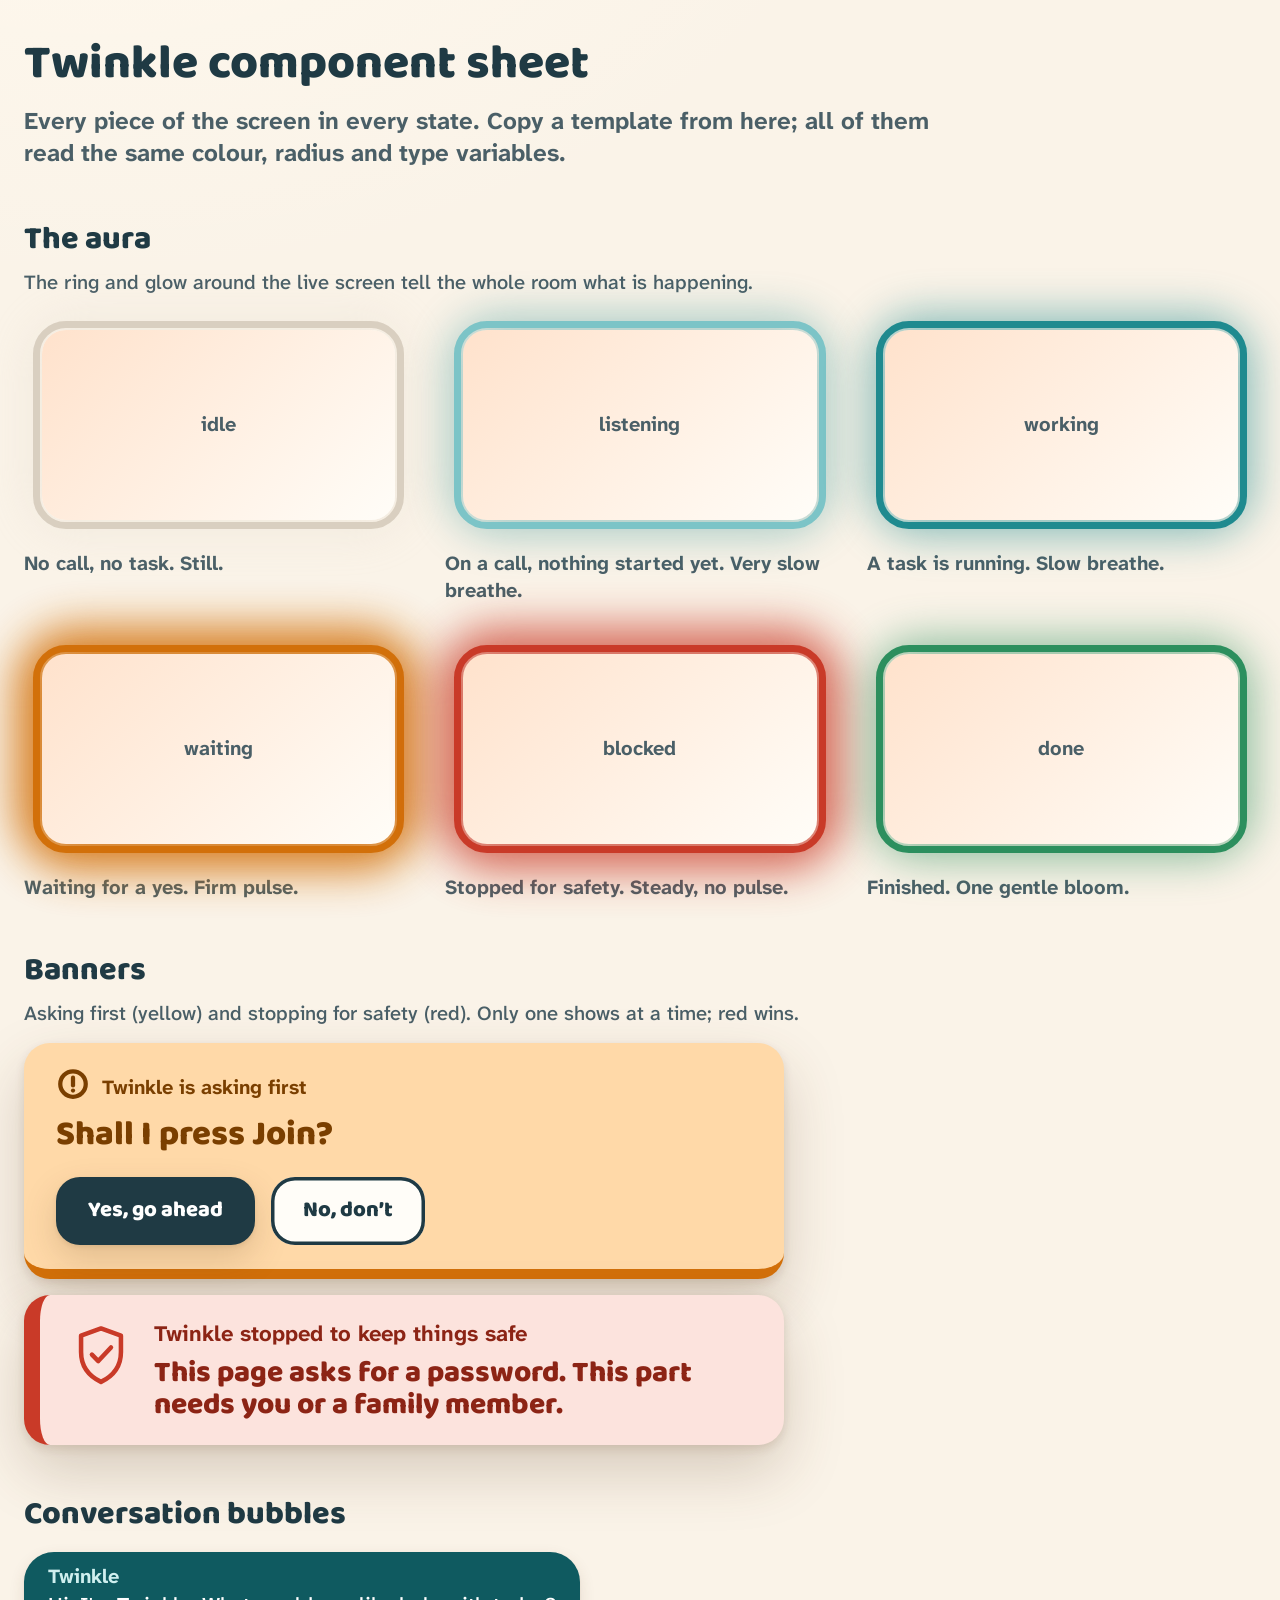
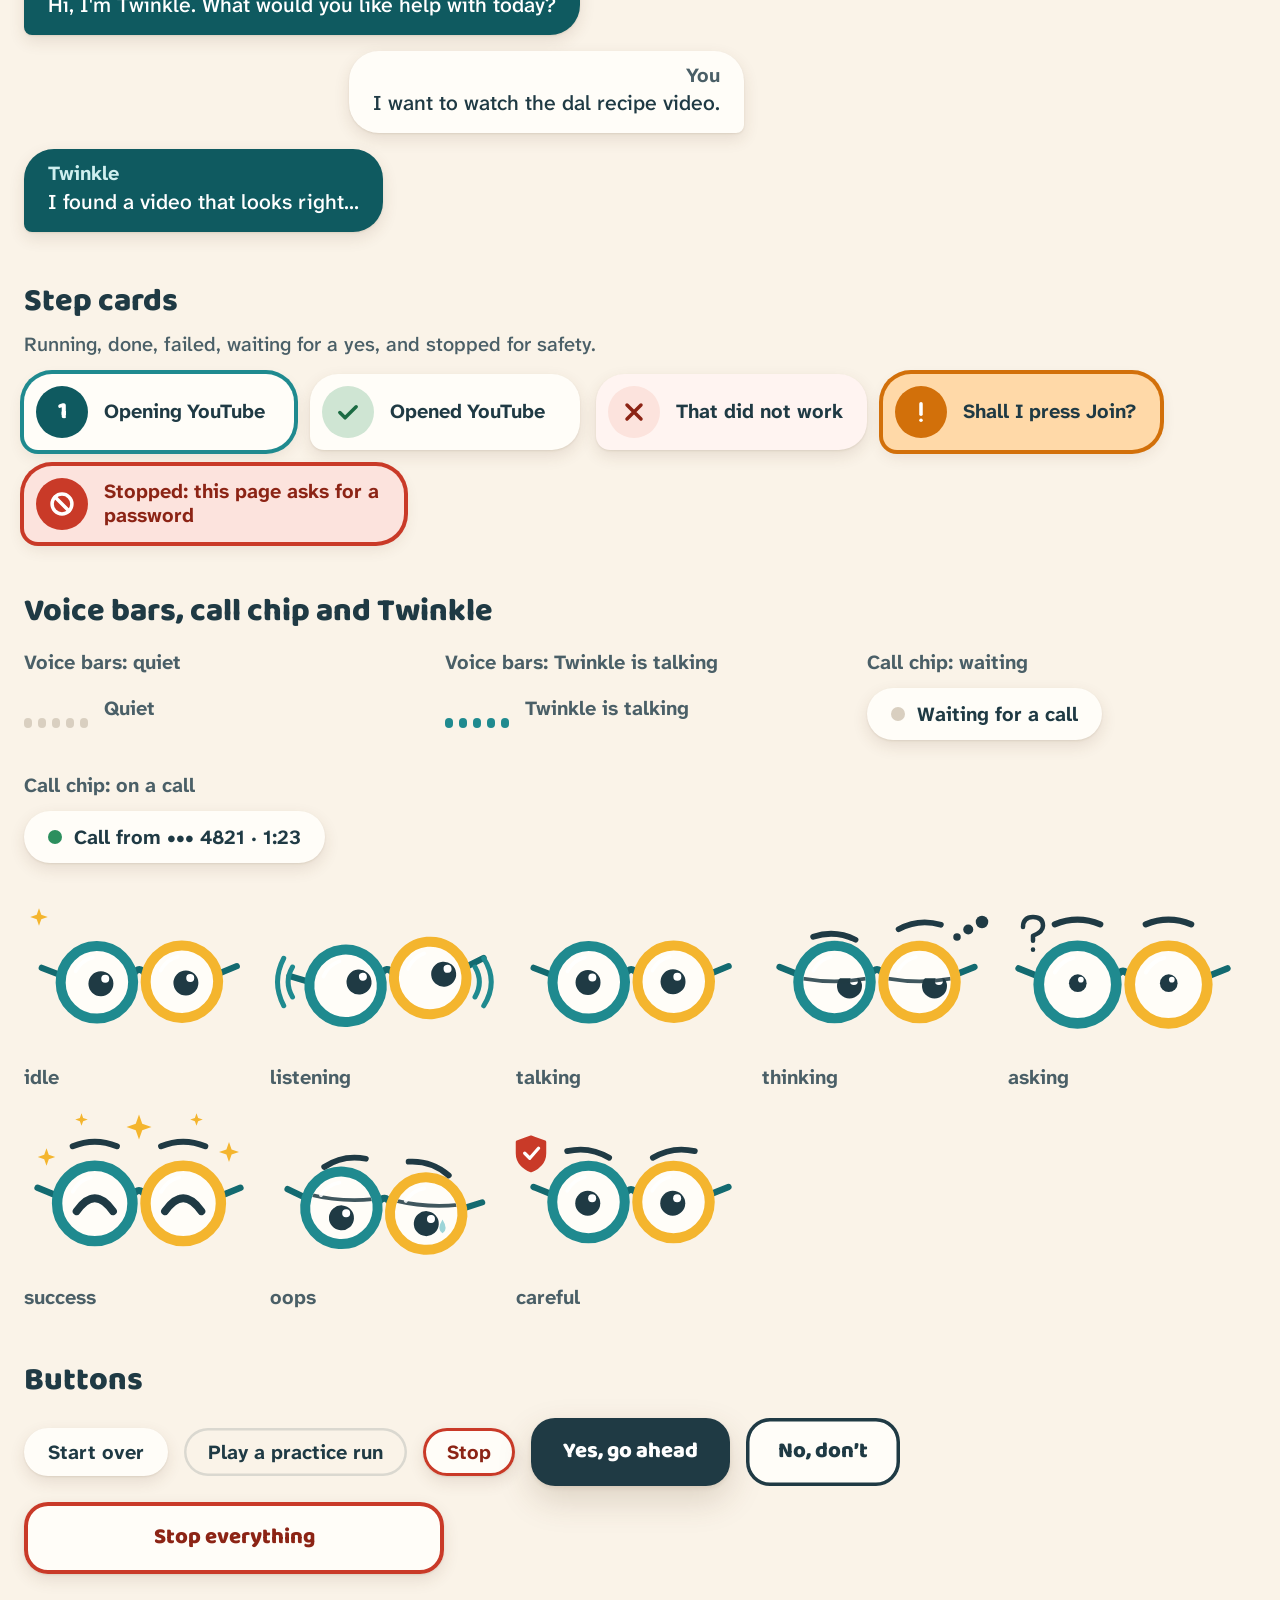
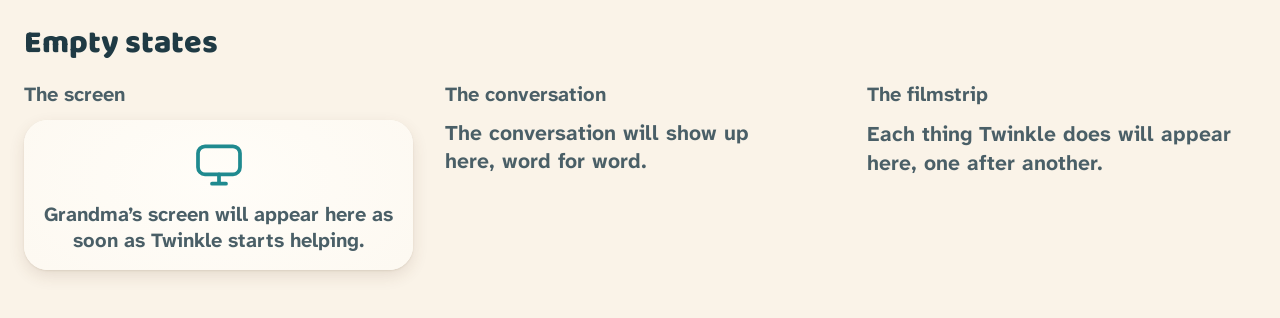
<file: static/components.html>
<!DOCTYPE html>
<html lang="en">
<head>
<meta charset="utf-8">
<meta name="viewport" content="width=device-width, initial-scale=1">
<title>Twinkle: component sheet</title>
<link rel="icon" type="image/svg+xml" href="data:image/svg+xml,%3Csvg xmlns='http://www.w3.org/2000/svg' viewBox='0 0 48 48'%3E%3Cpath d='M24 3C25.6 14.6 33.4 22.4 45 24C33.4 25.6 25.6 33.4 24 45C22.4 33.4 14.6 25.6 3 24C14.6 22.4 22.4 14.6 24 3Z' fill='%23F4B52E' stroke='%231F3A44' stroke-width='3' stroke-linejoin='round'/%3E%3C/svg%3E">
<script data-assets="css">(function(){var B=location.protocol==='file:'?'./':'/static/';['dashboard.css','twinkle.css'].forEach(function(f){document.write('<link rel="stylesheet" href="'+B+f+'">');});})();</script>
</head>
<body data-page="sheet">
<div class="sheet">
  <h1>Twinkle component sheet</h1>
  <p class="lead">Every piece of the screen in every state. Copy a template from here; all of them read the same colour, radius and type variables.</p>

  <section>
    <h2>The aura</h2>
    <p class="note">The ring and glow around the live screen tell the whole room what is happening.</p>
    <div class="grid" id="auras"></div>
  </section>

  <section>
    <h2>Banners</h2>
    <p class="note">Asking first (yellow) and stopping for safety (red). Only one shows at a time; red wins.</p>
    <div class="sheet-stack">
      <div class="banner banner--ask static">
        <div class="banner-title"><span aria-hidden="true" data-icon="ask"></span>Twinkle is asking first</div>
        <div class="banner-main">Shall I press Join?</div>
        <div class="banner-actions">
          <button class="btn btn-big btn-yes">Yes, go ahead</button>
          <button class="btn btn-big btn-no">No, don&rsquo;t</button>
        </div>
      </div>
      <div class="banner banner--stop static">
        <span data-shield></span>
        <div class="banner-title">Twinkle stopped to keep things safe</div>
        <div class="banner-main">This page asks for a password. This part needs you or a family member.</div>
      </div>
    </div>
  </section>

  <section>
    <h2>Conversation bubbles</h2>
    <div class="sheet-stack" id="bubbles" style="max-width:720px"></div>
  </section>

  <section>
    <h2>Step cards</h2>
    <p class="note">Running, done, failed, waiting for a yes, and stopped for safety.</p>
    <div class="sheet-row" id="steps"></div>
  </section>

  <section>
    <h2>Voice bars, call chip and Twinkle</h2>
    <div class="grid">
      <div class="cell"><span class="label">Voice bars: quiet</span><div class="voice"><div class="bars"><i></i><i></i><i></i><i></i><i></i></div><span class="voice-label">Quiet</span></div></div>
      <div class="cell" data-speaking="true"><span class="label">Voice bars: Twinkle is talking</span><div class="voice"><div class="bars"><i></i><i></i><i></i><i></i><i></i></div><span class="voice-label">Twinkle is talking</span></div></div>
      <div class="cell"><span class="label">Call chip: waiting</span><div><div class="chip" data-live="false"><span class="chip-dot"></span><span>Waiting for a call</span></div></div></div>
      <div class="cell"><span class="label">Call chip: on a call</span><div><div class="chip" data-live="true"><span class="chip-dot"></span><span>Call from &bull;&bull;&bull; 4821 &middot; 1:23</span></div></div></div>
    </div>
    <div class="sheet-row" id="mascots" style="margin-top:24px"></div>
  </section>

  <section>
    <h2>Buttons</h2>
    <div class="sheet-row">
      <button class="btn">Start over</button>
      <button class="btn btn-quiet">Play a practice run</button>
      <button class="btn btn-stop">Stop</button>
      <button class="btn btn-big btn-yes">Yes, go ahead</button>
      <button class="btn btn-big btn-no">No, don&rsquo;t</button>
    </div>
    <div style="max-width:420px;margin-top:16px"><button class="btn btn-stop-all">Stop everything</button></div>
  </section>

  <section>
    <h2>Empty states</h2>
    <div class="grid">
      <div class="cell"><span class="label">The screen</span><div class="screen-frame"><div class="empty"><svg viewBox="0 0 24 24" fill="none" stroke="currentColor" stroke-width="1.6" stroke-linecap="round" stroke-linejoin="round"><rect x="3" y="4" width="18" height="12" rx="3"/><path d="M9 20h6M12 16v4"/></svg><p>Grandma&rsquo;s screen will appear here as soon as Twinkle starts helping.</p></div></div></div>
      <div class="cell"><span class="label">The conversation</span><p class="convo-empty" style="margin:0;text-align:left">The conversation will show up here, word for word.</p></div>
      <div class="cell"><span class="label">The filmstrip</span><p class="film-empty" style="padding:0">Each thing Twinkle does will appear here, one after another.</p></div>
    </div>
  </section>
</div>

<script data-assets="js">(function(){var B=location.protocol==='file:'?'./':'/static/';['mascot.js','twinkle.js','dashboard.js'].forEach(function(f){document.write('<script src="'+B+f+'"><\/script>');});})();</script>
<script>
(function () {
  function el(tag, cls, html) { var e = document.createElement(tag); if (cls) e.className = cls; if (html != null) e.innerHTML = html; return e; }
  var states = [['idle','No call, no task. Still.'],['listening','On a call, nothing started yet. Very slow breathe.'],['working','A task is running. Slow breathe.'],['waiting','Waiting for a yes. Firm pulse.'],['blocked','Stopped for safety. Steady, no pulse.'],['done','Finished. One gentle bloom.']];
  var A = document.getElementById('auras');
  states.forEach(function (s) {
    var c = el('div', 'cell');
    c.innerHTML = '<div class="mini-window aura" data-aura="' + s[0] + '"><div class="mini-screen">' + s[0] + '</div></div><span class="label">' + s[1] + '</span>';
    A.appendChild(c);
  });
  var B = document.getElementById('bubbles');
  B.appendChild(TT.makeBubble('twinkle', "Hi, I'm Twinkle. What would you like help with today?", true));
  B.appendChild(TT.makeBubble('caller', 'I want to watch the dal recipe video.', true));
  B.appendChild(TT.makeBubble('twinkle', 'I found a video that looks right', false));
  var S = document.getElementById('steps');
  [['running','Opening YouTube',1],['done','Opened YouTube',1],['failed','That did not work',2],['waiting','Shall I press Join?',3],['blocked','Stopped: this page asks for a password','!']].forEach(function (x, i) {
    S.appendChild(TT.makeStep({ n: x[2], summary: x[1], status: x[0], ts: 7 + i }, 0));
  });
  var M = document.getElementById('mascots');
  TT.TWINKLE_EXPRESSIONS.forEach(function (e) {
    var c = el('div', 'cell');
    c.innerHTML = '<div class="mascot mascot-big"></div><span class="label">' + e + '</span>';
    M.appendChild(c);
    TT.twinkle.mount(c.firstChild, { expr: e });
  });
  document.querySelectorAll('[data-icon]').forEach(function (n) { n.innerHTML = TT.icon(n.getAttribute('data-icon')); n.firstChild.style.cssText = 'width:34px;height:34px'; });
  document.querySelectorAll('[data-shield]').forEach(function (n) { n.innerHTML = TT.shieldSVG; });
})();
</script>
</body>
</html>
</file>
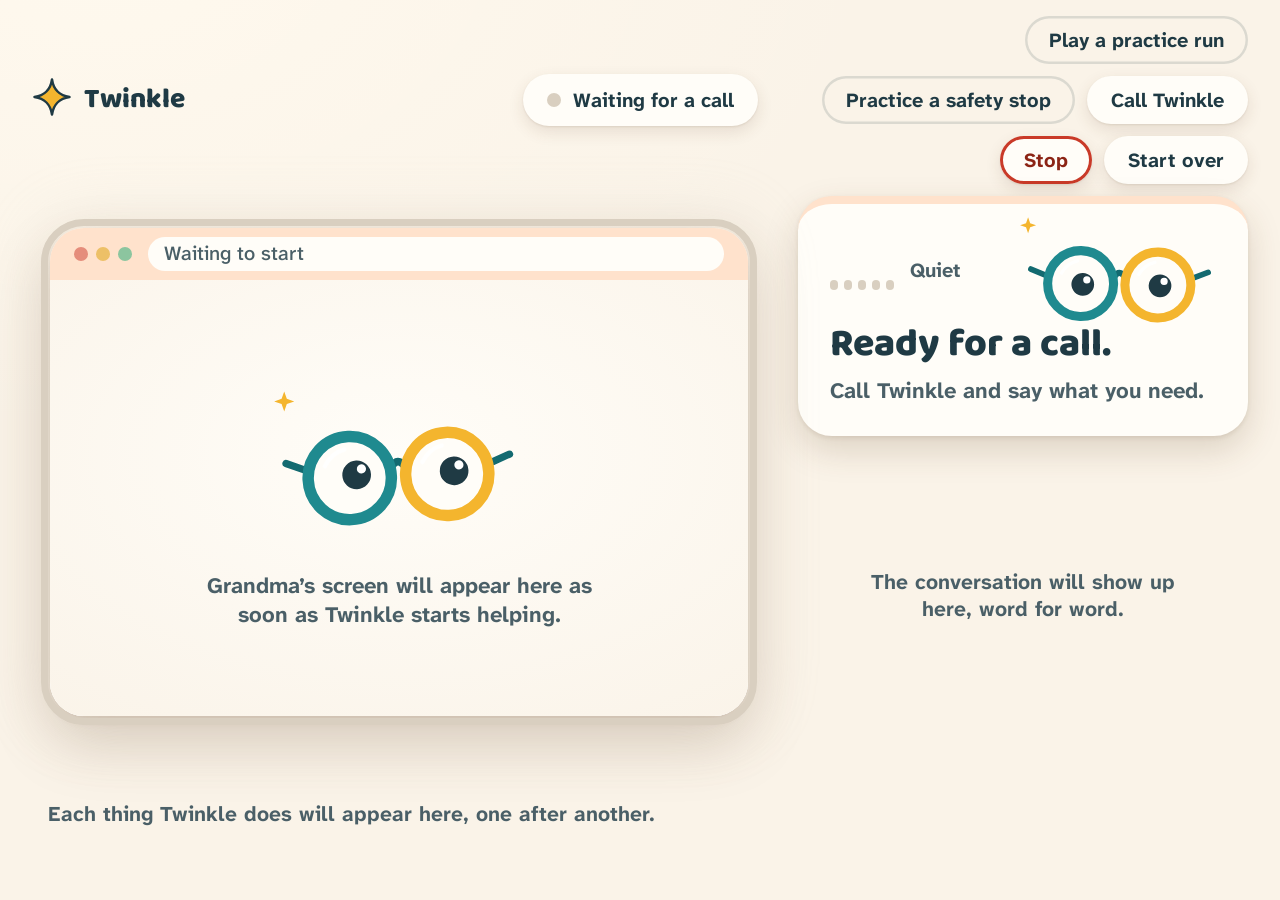
<file: static/dashboard.html>
<!DOCTYPE html>
<html lang="en">
<head>
<meta charset="utf-8">
<meta name="viewport" content="width=device-width, initial-scale=1">
<title>Twinkle</title>
<meta name="description" content="Call a number, say what you need, and watch your own computer do it, slowly and safely.">
<meta property="og:title" content="Twinkle">
<meta property="og:description" content="A patient grandchild on call. Twinkle helps on your computer, asks before anything important, and stops to keep things safe.">
<link rel="icon" type="image/svg+xml" href="data:image/svg+xml,%3Csvg xmlns='http://www.w3.org/2000/svg' viewBox='0 0 48 48'%3E%3Cpath d='M24 3C25.6 14.6 33.4 22.4 45 24C33.4 25.6 25.6 33.4 24 45C22.4 33.4 14.6 25.6 3 24C14.6 22.4 22.4 14.6 24 3Z' fill='%23F4B52E' stroke='%231F3A44' stroke-width='3' stroke-linejoin='round'/%3E%3C/svg%3E">
<!-- Asset loader: /static/ on the server, ./ when opened from disk. -->
<script data-assets="css">(function(){var B=location.protocol==='file:'?'./':'/static/';['dashboard.css','twinkle.css'].forEach(function(f){document.write('<link rel="stylesheet" href="'+B+f+'">');});})();</script>
</head>
<body data-page="dashboard" data-state="idle" data-speaking="false">
<div class="app" id="app">

  <header class="header">
    <div class="brand">
      <span id="brandMark"></span>
      <span class="brand-name">Twinkle</span>
    </div>

    <div class="chip" id="callChip" data-live="false" role="status" aria-live="polite">
      <span class="chip-dot" aria-hidden="true"></span>
      <span id="callChipText">Waiting for a call</span>
    </div>

    <div class="header-actions">
      <span class="reconnect" id="reconnect" hidden>Reconnecting&hellip;</span>
      <button class="btn btn-quiet" id="practiceDal" data-act="practice-dal" hidden>Play a practice run</button>
      <button class="btn btn-quiet" id="practicePhone" data-act="practice-phone" hidden>Practice a safety stop</button>
      <a class="btn" href="/talk" style="text-decoration:none">Call Twinkle</a>
      <button class="btn btn-stop" data-act="stop">Stop</button>
      <button class="btn" data-act="reset">Start over</button>
    </div>
  </header>

  <main class="main">
    <section class="stage-col" aria-label="Your screen">
      <div class="stage-holder">
        <div class="browser aura">
          <div class="browser-bar">
            <div class="dots" aria-hidden="true"><i></i><i></i><i></i></div>
            <div class="address" id="address" data-empty="true">Waiting to start</div>
          </div>

          <div class="screen" id="screen" data-has-shot="false">
            <img class="shot" id="shotA" alt="" decoding="async">
            <img class="shot" id="shotB" alt="" decoding="async">
            <div class="ripples" id="ripples" aria-hidden="true"></div>
            <div class="celebrate" id="celebrate" aria-hidden="true"><div class="cel-bubble">All done!</div><div class="cel-mascot" id="celMascot"></div></div>
            <div class="empty">
              <div class="mascot-empty" id="emptyMascot" aria-hidden="true"></div>
              <p>Grandma&rsquo;s screen will appear here as soon as Twinkle starts helping.</p>
            </div>
          </div>

          <div class="banner-slot">
            <div class="banner banner--ask" id="bannerAsk" role="alertdialog" aria-labelledby="askTitle" aria-hidden="true">
              <div class="banner-title" id="askTitle"><span aria-hidden="true" id="askIcon"></span>Twinkle is asking first</div>
              <div class="banner-main" id="askQuestion"></div>
              <div class="banner-actions">
                <button class="btn btn-big btn-yes" id="askYes" data-act="confirm" tabindex="-1">Yes, go ahead</button>
                <button class="btn btn-big btn-no" id="askNo" data-act="cancel" tabindex="-1">No, don&rsquo;t</button>
              </div>
            </div>

            <div class="banner banner--stop" id="bannerStop" role="alert" aria-hidden="true">
              <span id="stopIcon"></span>
              <div class="banner-title">Twinkle stopped to keep things safe</div>
              <div class="banner-main" id="stopReason"></div>
            </div>
          </div>
        </div>
      </div>
    </section>

    <aside class="side-col">
      <section class="now" id="now" data-tone="idle" aria-live="polite">
        <div class="now-top">
          <div class="voice">
            <div class="bars" aria-hidden="true"><i></i><i></i><i></i><i></i><i></i></div>
            <span class="voice-label" id="voiceLabel">Quiet</span>
          </div>
          <div class="mascot" id="mascot" data-expr="" aria-hidden="true"></div>
        </div>
        <h1 class="now-text" id="nowText"></h1>
        <p class="now-sub" id="nowSub"></p>
      </section>

      <section class="convo" aria-label="The conversation">
        <div class="convo-scroll" id="convo"></div>
      </section>
    </aside>
  </main>

  <footer>
    <div class="film" id="film" aria-label="What Twinkle has done so far"></div>
  </footer>
</div>

<script data-assets="js">(function(){var B=location.protocol==='file:'?'./':'/static/';['mascot.js','twinkle.js','dashboard.js','demo.js'].forEach(function(f){document.write('<script src="'+B+f+'"><\/script>');});})();</script>
<script>
  // Icons that sit inside banners are inserted here so the HTML stays readable.
  (function(){var a=document.getElementById('askIcon');if(a&&window.TT){a.innerHTML=TT.icon('ask');a.firstChild.style.cssText='width:34px;height:34px';}
  var s=document.getElementById('stopIcon');if(s&&window.TT)s.innerHTML=TT.shieldSVG;})();
</script>
</body>
</html>
</file>
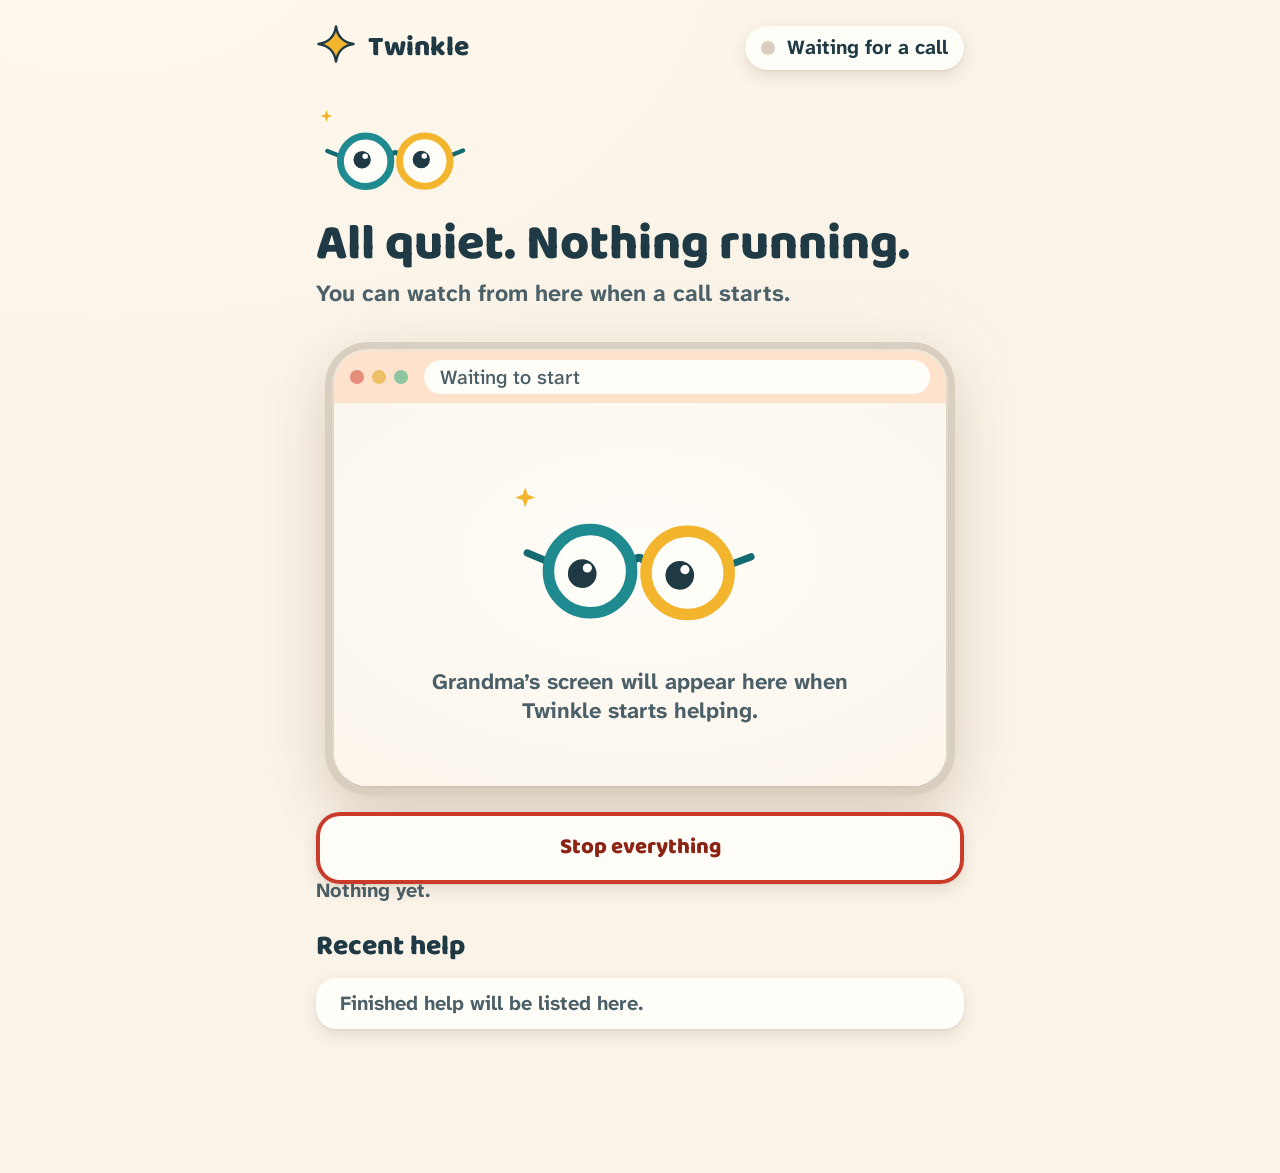
<file: static/family.html>
<!DOCTYPE html>
<html lang="en">
<head>
<meta charset="utf-8">
<meta name="viewport" content="width=device-width, initial-scale=1">
<title>Twinkle: watch along</title>
<link rel="icon" type="image/svg+xml" href="data:image/svg+xml,%3Csvg xmlns='http://www.w3.org/2000/svg' viewBox='0 0 48 48'%3E%3Cpath d='M24 3C25.6 14.6 33.4 22.4 45 24C33.4 25.6 25.6 33.4 24 45C22.4 33.4 14.6 25.6 3 24C14.6 22.4 22.4 14.6 24 3Z' fill='%23F4B52E' stroke='%231F3A44' stroke-width='3' stroke-linejoin='round'/%3E%3C/svg%3E">
<script data-assets="css">(function(){var B=location.protocol==='file:'?'./':'/static/';['dashboard.css','twinkle.css'].forEach(function(f){document.write('<link rel="stylesheet" href="'+B+f+'">');});})();</script>
</head>
<body data-page="family" data-state="idle" data-speaking="false">
<div class="family" id="app">

  <header class="header">
    <div class="brand">
      <span id="brandMark"></span>
      <span class="brand-name">Twinkle</span>
    </div>
    <div class="chip" id="callChip" data-live="false" role="status" aria-live="polite">
      <span class="chip-dot" aria-hidden="true"></span>
      <span id="callChipText">Waiting for a call</span>
    </div>
  </header>

  <section aria-live="polite">
    <div class="mascot" id="mascot" data-expr="" aria-hidden="true" style="width:160px;height:115px;margin:0 0 8px"></div>
    <h1 class="family-status" id="familyStatus"></h1>
    <p class="family-sub" id="familySub"></p>
  </section>

  <section class="stage-holder" aria-label="Grandma's screen">
    <div class="browser aura">
      <div class="browser-bar">
        <div class="dots" aria-hidden="true"><i></i><i></i><i></i></div>
        <div class="address" id="address" data-empty="true">Waiting to start</div>
      </div>
      <div class="screen" id="screen" data-has-shot="false">
        <img class="shot" id="shotA" alt="" decoding="async">
        <img class="shot" id="shotB" alt="" decoding="async">
        <div class="ripples" id="ripples" aria-hidden="true"></div>
            <div class="celebrate" id="celebrate" aria-hidden="true"><div class="cel-bubble">All done!</div><div class="cel-mascot" id="celMascot"></div></div>
        <div class="empty">
              <div class="mascot-empty" id="emptyMascot" aria-hidden="true"></div>
          <p>Grandma&rsquo;s screen will appear here when Twinkle starts helping.</p>
        </div>
      </div>
      <div class="banner-slot">
        <div class="banner banner--ask" id="bannerAsk" role="alertdialog" aria-labelledby="askTitle" aria-hidden="true">
          <div class="banner-title" id="askTitle"><span aria-hidden="true" id="askIcon"></span>Twinkle is asking first</div>
          <div class="banner-main" id="askQuestion"></div>
          <div class="banner-actions">
            <button class="btn btn-big btn-yes" id="askYes" data-act="confirm" tabindex="-1">Yes, go ahead</button>
            <button class="btn btn-big btn-no" id="askNo" data-act="cancel" tabindex="-1">No, don&rsquo;t</button>
          </div>
        </div>
        <div class="banner banner--stop" id="bannerStop" role="alert" aria-hidden="true">
          <span id="stopIcon"></span>
          <div class="banner-title">Twinkle stopped to keep things safe</div>
          <div class="banner-main" id="stopReason"></div>
        </div>
      </div>
    </div>
  </section>

  <section>
    <h2 class="section-title">What Twinkle just did</h2>
    <ul class="recent-steps" id="recentSteps"></ul>
  </section>

  <section>
    <h2 class="section-title">Recent help</h2>
    <ul class="history" id="history"></ul>
  </section>

  <!-- the transcript and filmstrip containers exist so the shared script has somewhere to write; hidden here -->
  <div hidden><div id="convo"></div><div id="film"></div><span id="voiceLabel"></span></div>

  <div class="family-stop">
    <button class="btn btn-stop-all" data-act="stop">Stop everything</button>
  </div>
</div>

<script data-assets="js">(function(){var B=location.protocol==='file:'?'./':'/static/';['mascot.js','twinkle.js','dashboard.js','demo.js'].forEach(function(f){document.write('<script src="'+B+f+'"><\/script>');});})();</script>
<script>
  (function(){var a=document.getElementById('askIcon');if(a&&window.TT){a.innerHTML=TT.icon('ask');a.firstChild.style.cssText='width:34px;height:34px';}
  var s=document.getElementById('stopIcon');if(s&&window.TT)s.innerHTML=TT.shieldSVG;})();
</script>
</body>
</html>
</file>
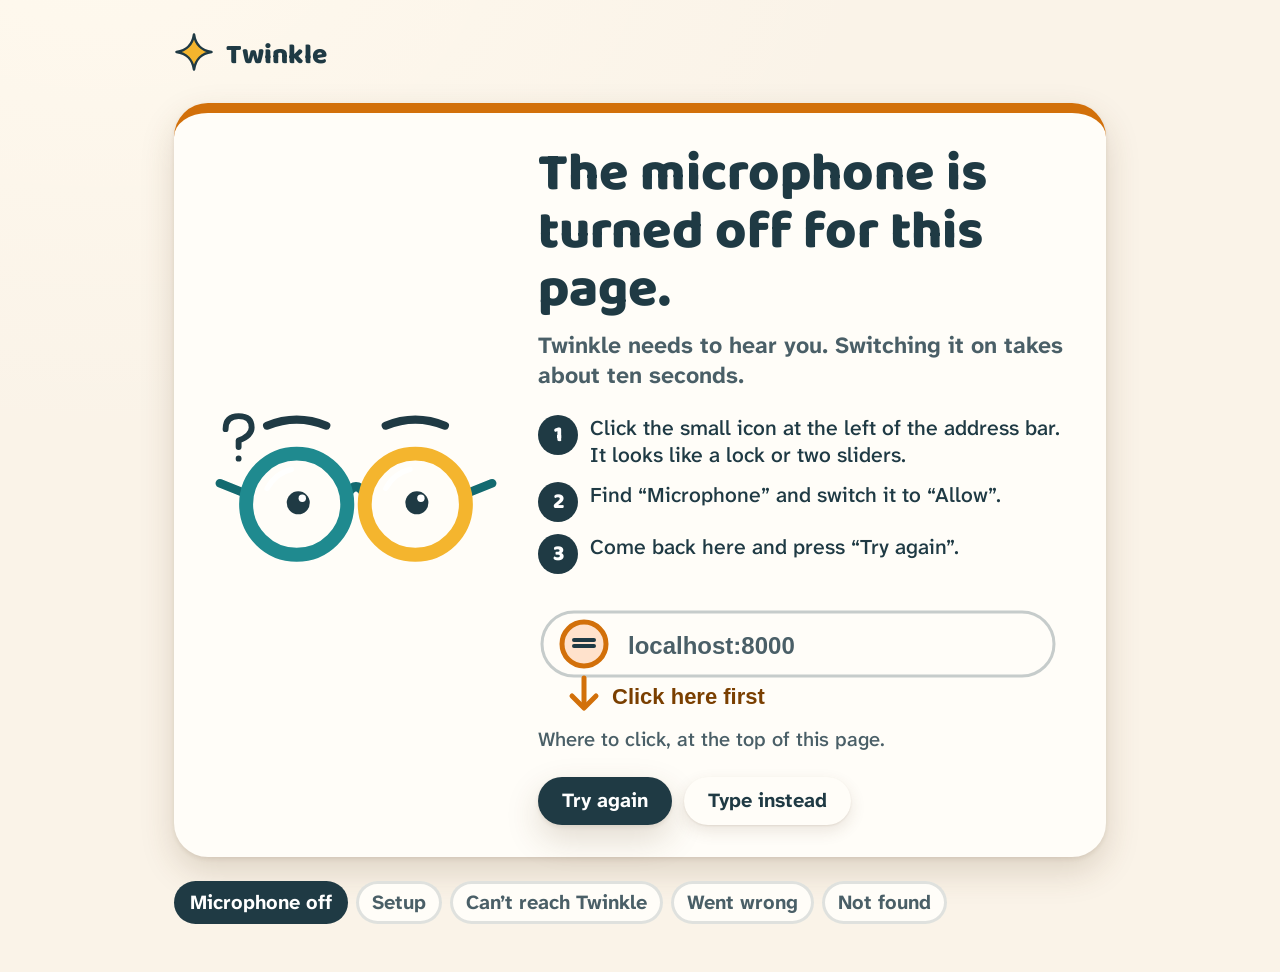
<file: static/help.html>
<!DOCTYPE html>
<html lang="en">
<head>
<meta charset="utf-8">
<meta name="viewport" content="width=device-width, initial-scale=1">
<title>Twinkle: help</title>
<link rel="icon" type="image/svg+xml" href="data:image/svg+xml,%3Csvg xmlns='http://www.w3.org/2000/svg' viewBox='0 0 48 48'%3E%3Cpath d='M24 3C25.6 14.6 33.4 22.4 45 24C33.4 25.6 25.6 33.4 24 45C22.4 33.4 14.6 25.6 3 24C14.6 22.4 22.4 14.6 24 3Z' fill='%23F4B52E' stroke='%231F3A44' stroke-width='3' stroke-linejoin='round'/%3E%3C/svg%3E">
<script data-assets="css">(function(){var B=location.protocol==='file:'?'./':'/static/';['dashboard.css','twinkle.css'].forEach(function(f){document.write('<link rel="stylesheet" href="'+B+f+'">');});})();</script>
<style>
  body { min-height: 100vh; }
  .help { max-width: 980px; margin: 0 auto; padding: var(--s6) var(--s5) var(--s7); display: grid; gap: var(--s5); }
  .help-top { display: flex; align-items: center; gap: var(--s3); }
  .help-card { display: none; grid-template-columns: minmax(0, 300px) minmax(0, 1fr); gap: var(--s6); align-items: center; padding: var(--s6); background: var(--paper); border-radius: var(--r-xl); box-shadow: var(--shadow-2); border-top: 10px solid var(--aura); }
  .help-card:target, .help-card.on { display: grid; }
  .help-face { width: 100%; aspect-ratio: 184 / 132; }
  .help-card h1 { font-family: var(--font-display); font-weight: 800; font-size: clamp(36px, 4.2vw, 56px); line-height: 1.08; }
  .help-card p.lead { margin-top: var(--s3); font-size: clamp(22px, 1.8vw, 28px); font-weight: 700; color: var(--soft); line-height: 1.3; }
  .help-card ol, .help-card ul.checks { margin: var(--s5) 0 0; padding: 0; list-style: none; display: grid; gap: var(--s3); }
  .help-card ol { counter-reset: s; }
  .help-card ol li { counter-increment: s; display: flex; gap: var(--s3); align-items: flex-start; font-size: var(--fs-bubble); line-height: 1.3; }
  .help-card ol li::before { content: counter(s); flex: none; display: grid; place-items: center; width: 40px; height: 40px; border-radius: 50%; background: var(--ink); color: #fff; font: 800 22px var(--font-display); }
  .checks li { display: flex; gap: var(--s3); align-items: center; padding: var(--s3) var(--s4); background: var(--linen); border-radius: var(--r-md); font-size: var(--fs-bubble); font-weight: 700; }
  .checks li svg { width: 34px; height: 34px; flex: none; }
  .checks li[data-ok="true"] { color: var(--go-ink); } .checks li[data-ok="false"] { color: var(--red-ink); }
  .checks small { display: block; font-size: var(--fs-ui); font-weight: 500; color: var(--soft); }
  .actions { margin-top: var(--s5); display: flex; flex-wrap: wrap; gap: var(--s3); }
  .actions .btn { text-decoration: none; }
  .pic { margin-top: var(--s5); max-width: 520px; }
  .pic svg { width: 100%; height: auto; display: block; }
  .pic-cap { margin-top: var(--s2); font-size: var(--fs-ui); color: var(--soft); font-weight: 500; }
  .tabs { display: flex; flex-wrap: wrap; gap: var(--s2); }
  .tabs a { padding: var(--s2) var(--s4); font-weight: 700; font-size: var(--fs-ui); color: var(--soft); text-decoration: none; background: var(--paper); border-radius: var(--r-pill); box-shadow: inset 0 0 0 3px var(--line); }
  .tabs a[aria-current="true"] { background: var(--ink); color: #fff; box-shadow: none; }
  @media (max-width: 760px) { .help-card { grid-template-columns: 1fr; text-align: left; } .help-face { max-width: 240px; } }
</style>
</head>
<body data-page="help">
<div class="help">
  <div class="help-top"><span id="brandMark"></span><span class="brand-name">Twinkle</span></div>

  <section class="help-card aura-card" id="mic" style="--aura: var(--ask)" data-mood="asking">
    <div class="help-face" data-face></div>
    <div>
      <h1>The microphone is turned off for this page.</h1>
      <p class="lead">Twinkle needs to hear you. Switching it on takes about ten seconds.</p>
      <ol>
        <li>Click the small icon at the left of the address bar. It looks like a lock or two sliders.</li>
        <li>Find &ldquo;Microphone&rdquo; and switch it to &ldquo;Allow&rdquo;.</li>
        <li>Come back here and press &ldquo;Try again&rdquo;.</li>
      </ol>
      <div class="pic" aria-hidden="true">
        <svg viewBox="0 0 520 120" role="img"><rect x="4" y="14" width="512" height="64" rx="32" fill="#FFFDF8" stroke="#1F3A44" stroke-opacity=".25" stroke-width="3"/><circle cx="46" cy="46" r="22" fill="#FFE2CC" stroke="#D2700A" stroke-width="5"/><path d="M36 48h20M36 42h20" stroke="#1F3A44" stroke-width="4" stroke-linecap="round"/><text x="90" y="56" font-size="24" font-weight="700" fill="#4A5F67" font-family="sans-serif">localhost:8000</text><path d="M46 80 L46 108" stroke="#D2700A" stroke-width="5" stroke-linecap="round"/><path d="M34 98 L46 110 L58 98" fill="none" stroke="#D2700A" stroke-width="5" stroke-linecap="round" stroke-linejoin="round"/><text x="74" y="106" font-size="22" font-weight="700" fill="#7A3F00" font-family="sans-serif">Click here first</text></svg>
        <p class="pic-cap">Where to click, at the top of this page.</p>
      </div>
      <div class="actions"><a class="btn btn-yes" href="/talk">Try again</a><a class="btn" href="/talk">Type instead</a></div>
    </div>
  </section>

  <section class="help-card" id="setup" style="--aura: var(--sand)" data-mood="idle">
    <div class="help-face" data-face></div>
    <div>
      <h1>Twinkle isn&rsquo;t quite ready yet.</h1>
      <p class="lead">Twinkle&rsquo;s voice isn&rsquo;t switched on yet. You can still type what you need.</p>
      <ul class="checks" id="checks">
        <li data-ok="false"><span data-ic="x"></span><span>The voice key is missing<small>Add GEMINI_API_KEY to the .env file, then restart Twinkle.</small></span></li>
        <li data-ok="false"><span data-ic="x"></span><span>The laptop helper is not connected<small>Start the helper on this computer and keep its window open.</small></span></li>
        <li data-ok="true"><span data-ic="check"></span><span>This page is running</span></li>
      </ul>
      <div class="actions"><a class="btn btn-yes" href="/talk">Check again</a><a class="btn" href="/talk">Type what you need</a></div>
    </div>
  </section>

  <section class="help-card" id="offline" style="--aura: var(--sand)" data-mood="oops">
    <div class="help-face" data-face></div>
    <div>
      <h1>I can&rsquo;t reach Twinkle.</h1>
      <p class="lead">Can&rsquo;t reach Twinkle. Make sure Twinkle is running on this computer.</p>
      <div class="actions"><a class="btn btn-yes" href="/talk">Try again</a></div>
    </div>
  </section>

  <section class="help-card" id="wrong" style="--aura: var(--ask)" data-mood="oops">
    <div class="help-face" data-face></div>
    <div>
      <h1>Something went wrong.</h1>
      <p class="lead">Twinkle stopped, and nothing was changed on the computer. You can try again, or ask someone nearby.</p>
      <div class="actions"><a class="btn btn-yes" href="/talk">Start again</a></div>
    </div>
  </section>

  <section class="help-card" id="notfound" style="--aura: var(--sand)" data-mood="asking">
    <div class="help-face" data-face></div>
    <div>
      <h1>I can&rsquo;t find that page.</h1>
      <p class="lead">It may have moved. The start page has everything.</p>
      <div class="actions"><a class="btn btn-yes" href="/talk">Go to the start</a></div>
    </div>
  </section>

  <nav class="tabs" aria-label="Other help pages" id="tabs"></nav>
</div>
<script data-assets="js">(function(){var B=location.protocol==='file:'?'./':'/static/';['mascot.js','twinkle.js'].forEach(function(f){document.write('<script src="'+B+f+'"><\/script>');});})();</script>
<script>
(function(){
  var views=[['mic','Microphone off'],['setup','Setup'],['offline','Can’t reach Twinkle'],['wrong','Went wrong'],['notfound','Not found']];
  function show(){
    var id=(location.hash||'#mic').slice(1); if(!document.getElementById(id)) id='mic';
    views.forEach(function(v){document.getElementById(v[0]).classList.toggle('on',v[0]===id);});
    document.querySelectorAll('#tabs a').forEach(function(a){a.setAttribute('aria-current',a.getAttribute('href')==='#'+id?'true':'false');});
  }
  document.getElementById('brandMark').innerHTML=TT.markSVG;
  document.getElementById('tabs').innerHTML=views.map(function(v){return '<a href="#'+v[0]+'">'+v[1]+'</a>';}).join('');
  document.querySelectorAll('.help-card').forEach(function(c){
    var host=c.querySelector('[data-face]'); TT.twinkle.mount(host).set(c.getAttribute('data-mood'));
  });
  document.querySelectorAll('[data-ic]').forEach(function(s){s.innerHTML=TT.icon(s.getAttribute('data-ic'));});
  window.addEventListener('hashchange',show); show();
})();
</script>
</body>
</html>
</file>
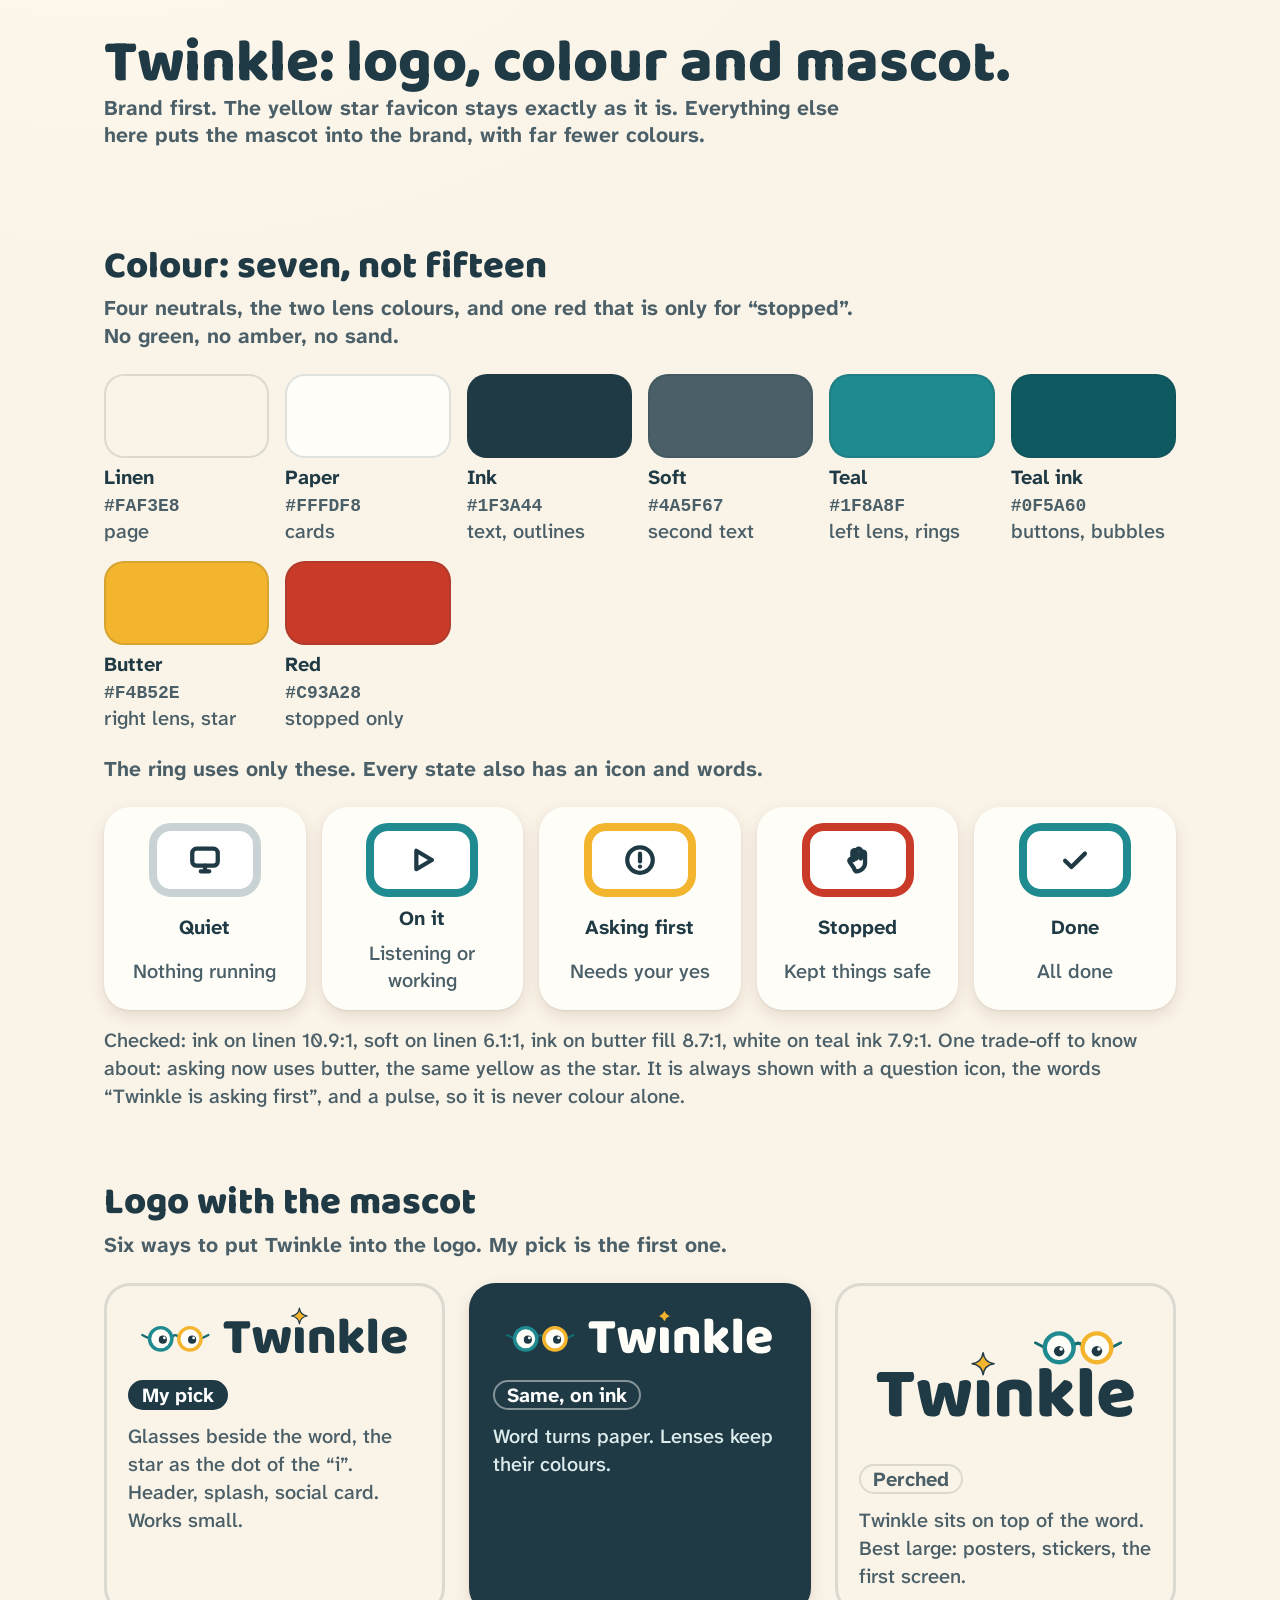
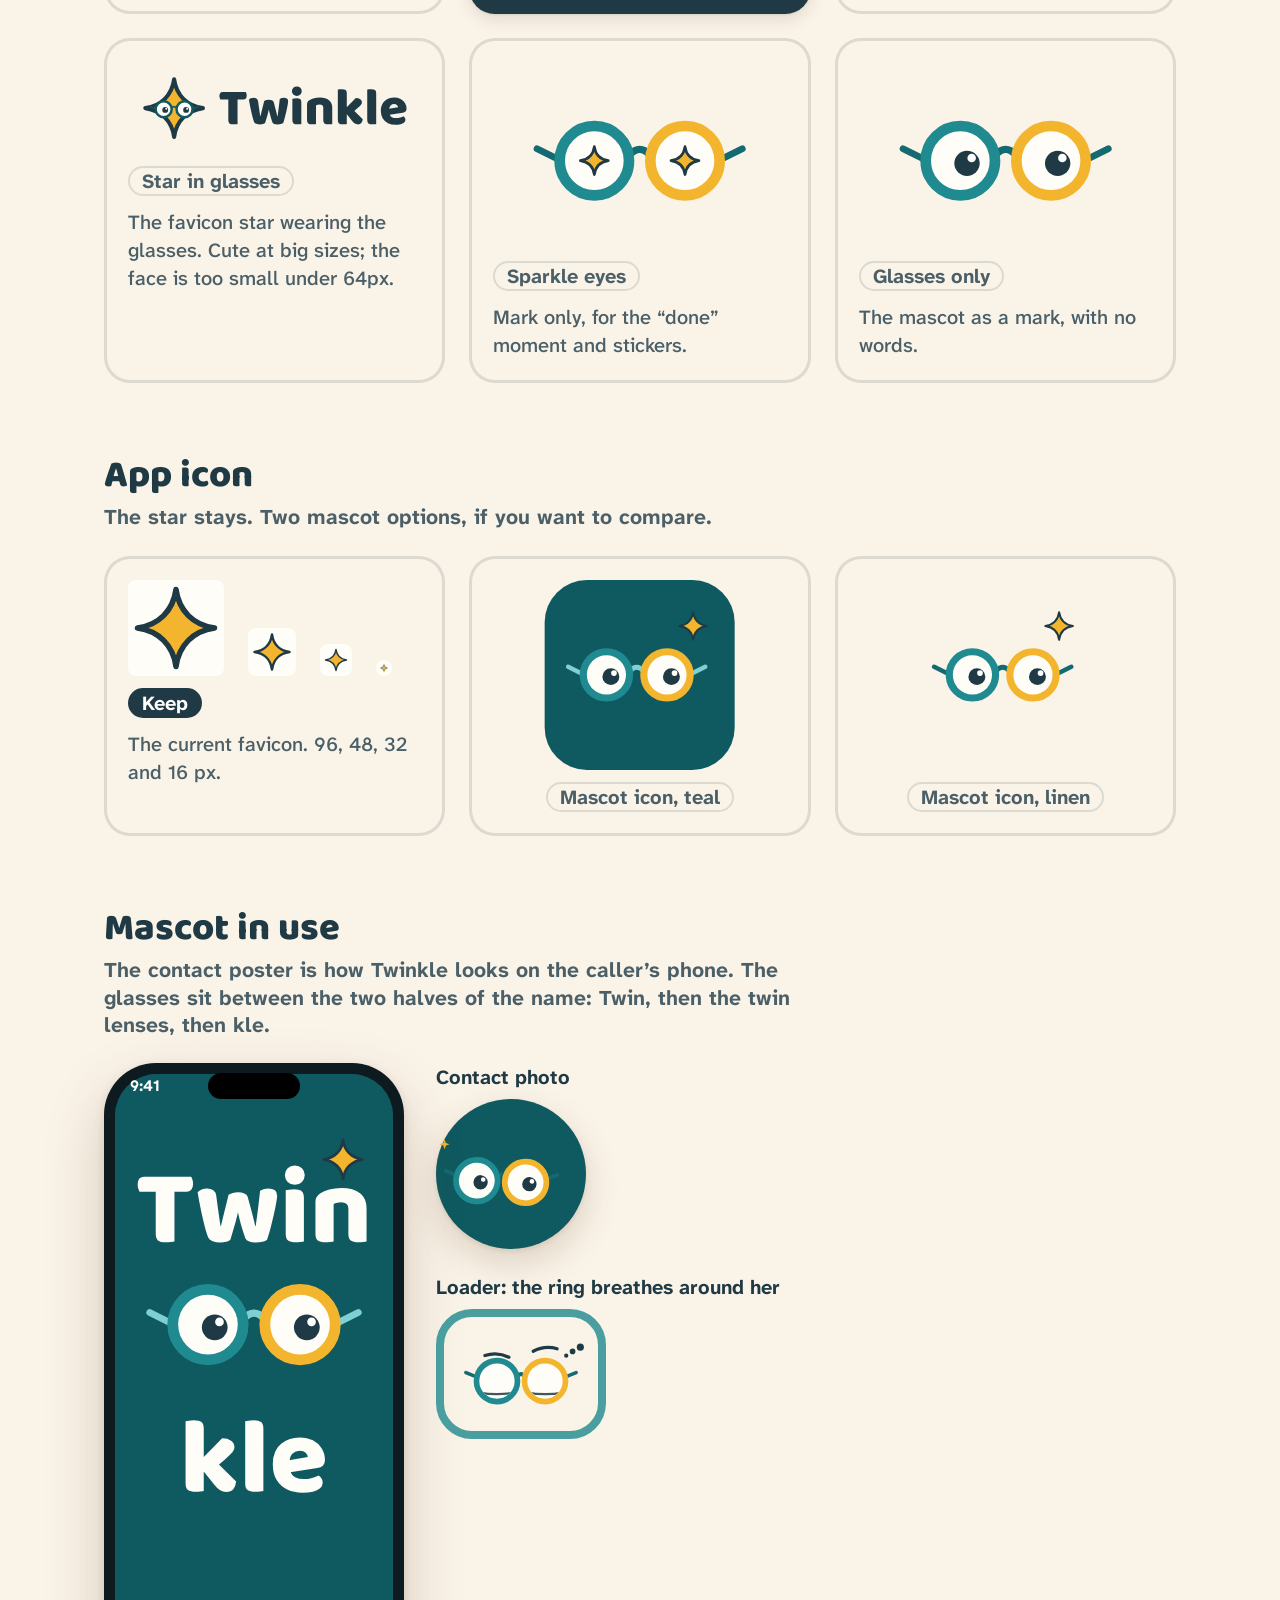
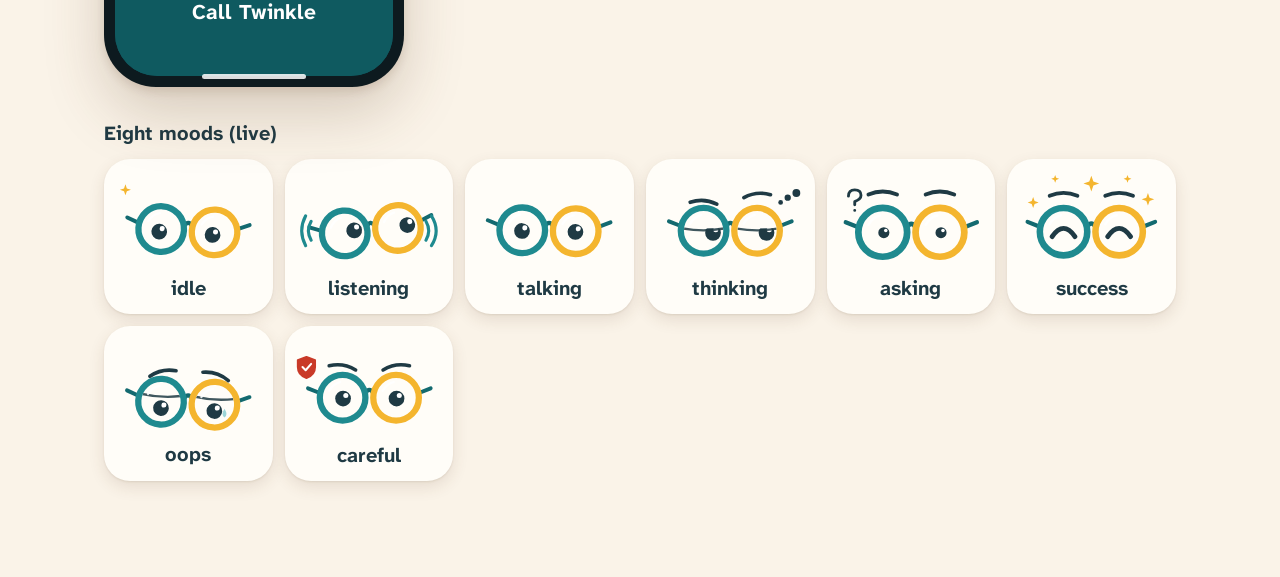
<file: static/logo.html>
<!DOCTYPE html><html lang="en"><head><meta charset="utf-8"><meta name="viewport" content="width=device-width, initial-scale=1"><title>Twinkle brand: logos, colour, mascot</title>
<link rel="icon" type="image/svg+xml" href="assets/favicon.svg">
<script data-assets="css">(function(){var B=location.protocol==='file:'?'./':'/static/';['dashboard.css','twinkle.css'].forEach(function(f){document.write('<link rel="stylesheet" href="'+B+f+'">');});})();</script>
<style>
.bs{max-width:1120px;margin:0 auto;padding:var(--s6) var(--s5) 96px;display:grid;gap:72px}
.bs h1{font:800 clamp(40px,5vw,60px)/1.05 var(--font-display)} .bs h2{font:800 clamp(30px,3vw,38px)/1.1 var(--font-display);margin-bottom:var(--s2)}
.bs .sub{font-size:clamp(21px,1.6vw,26px);font-weight:700;color:var(--soft);max-width:36em;margin-bottom:var(--s5);line-height:1.3}
.bs p{font-size:var(--fs-ui);line-height:1.4}
.cols{display:grid;gap:var(--s5);grid-template-columns:repeat(auto-fit,minmax(300px,1fr))}
.card{background:var(--paper);border-radius:var(--r-lg);padding:var(--s5);box-shadow:var(--shadow-1);display:grid;gap:var(--s3);align-content:start;min-width:0}
.card.ink{background:var(--ink);color:#fff} .card.teal{background:var(--teal-ink);color:#fff} .card.linen{background:var(--linen);box-shadow:inset 0 0 0 3px var(--line)}
.card svg{width:100%;height:auto;max-height:190px} .card .note{color:var(--soft)} .card.ink .note,.card.teal .note{color:#DCEBEC}
.pick{display:inline-block;font:700 20px var(--font-body);padding:2px 14px;border-radius:99px;background:var(--ink);color:#fff;justify-self:start}
.pick.alt{background:transparent;color:var(--soft);box-shadow:inset 0 0 0 2px var(--line)} .card.ink .pick.alt{color:#fff;box-shadow:inset 0 0 0 2px rgba(255,255,255,.45)}
.sw{display:grid;grid-template-columns:repeat(auto-fit,minmax(150px,1fr));gap:var(--s4)} .sw div i{display:block;height:84px;border-radius:20px;box-shadow:inset 0 0 0 2px rgba(31,58,68,.14);margin-bottom:6px} .sw b{display:block;font-size:20px} .sw code{font:600 18px ui-monospace,Menlo,monospace;color:var(--soft)} .sw small{display:block;font-size:20px;color:var(--soft)}
.states{display:grid;grid-template-columns:repeat(auto-fit,minmax(190px,1fr));gap:var(--s4)}
.st{background:var(--paper);border-radius:var(--r-lg);padding:var(--s4);display:grid;justify-items:center;gap:var(--s2);text-align:center;font-weight:700;box-shadow:var(--shadow-1)} .st span.rg{width:112px;height:74px;border-radius:22px;border:8px solid var(--c);display:grid;place-items:center;background:var(--bg,#fff)} .st svg{width:34px;height:34px;color:var(--ink)} .st em{font-style:normal;font-weight:500;color:var(--soft);font-size:20px}
.phones{display:flex;gap:var(--s6);flex-wrap:wrap;align-items:flex-start}
.ip{width:300px;border-radius:52px;background:#0d1a1f;padding:11px;box-shadow:var(--shadow-3);position:relative}
.ip .scr{border-radius:42px;overflow:hidden;position:relative;aspect-ratio:390/844;background:var(--teal-ink)}
.ip .scr>svg{position:absolute;inset:0;width:100%;height:100%;max-height:none}
.ip .isl{position:absolute;z-index:3;top:10px;left:50%;width:92px;height:26px;margin-left:-46px;border-radius:20px;background:#000}
.ip .sb{position:absolute;z-index:3;top:12px;left:26px;right:26px;display:flex;justify-content:space-between;color:#fff;font:700 16px var(--font-body)}
.ip .hb{position:absolute;z-index:3;bottom:8px;left:50%;width:104px;height:5px;margin-left:-52px;border-radius:4px;background:#fff;opacity:.85}
.ip .cap{position:absolute;z-index:3;left:0;right:0;bottom:50px;text-align:center;color:#fff;font:700 21px var(--font-body)}
.av{width:150px;height:150px;border-radius:50%;background:var(--teal-ink);display:grid;place-items:center;box-shadow:var(--shadow-2)} .av svg{width:88%}
.moods{display:grid;grid-template-columns:repeat(auto-fit,minmax(150px,1fr));gap:var(--s3)} .moods .m{background:var(--paper);border-radius:var(--r-lg);padding:var(--s3);text-align:center;font-weight:700;box-shadow:var(--shadow-1)} .moods .h{width:100%;aspect-ratio:184/132}
.load{width:170px;height:130px;position:relative;display:grid;place-items:center} .load::before{content:"";position:absolute;inset:0;border-radius:36px;border:8px solid var(--teal);animation:tt-breathe 2.6s ease-in-out infinite;opacity:.8}
.fav{display:flex;gap:var(--s5);align-items:flex-end} .fav img{display:block;background:var(--paper);border-radius:8px;padding:4px}
</style></head><body data-page="logo"><div class="bs">
<header><h1>Twinkle: logo, colour and mascot.</h1><p class="sub">Brand first. The yellow star favicon stays exactly as it is. Everything else here puts the mascot into the brand, with far fewer colours.</p></header>

<section><h2>Colour: seven, not fifteen</h2><p class="sub">Four neutrals, the two lens colours, and one red that is only for &ldquo;stopped&rdquo;. No green, no amber, no sand.</p>
<div class="sw">
<div><i style="background:#FAF3E8"></i><b>Linen</b><code>#FAF3E8</code><small>page</small></div>
<div><i style="background:#FFFDF8"></i><b>Paper</b><code>#FFFDF8</code><small>cards</small></div>
<div><i style="background:#1F3A44"></i><b>Ink</b><code>#1F3A44</code><small>text, outlines</small></div>
<div><i style="background:#4A5F67"></i><b>Soft</b><code>#4A5F67</code><small>second text</small></div>
<div><i style="background:#1F8A8F"></i><b>Teal</b><code>#1F8A8F</code><small>left lens, rings</small></div>
<div><i style="background:#0F5A60"></i><b>Teal ink</b><code>#0F5A60</code><small>buttons, bubbles</small></div>
<div><i style="background:#F4B52E"></i><b>Butter</b><code>#F4B52E</code><small>right lens, star</small></div>
<div><i style="background:#C93A28"></i><b>Red</b><code>#C93A28</code><small>stopped only</small></div></div>
<p class="sub" style="margin-top:var(--s5)">The ring uses only these. Every state also has an icon and words.</p>
<div class="states" id="states"></div>
<p class="note" style="color:var(--soft);margin-top:var(--s4)">Checked: ink on linen 10.9:1, soft on linen 6.1:1, ink on butter fill 8.7:1, white on teal ink 7.9:1. One trade-off to know about: asking now uses butter, the same yellow as the star. It is always shown with a question icon, the words &ldquo;Twinkle is asking first&rdquo;, and a pulse, so it is never colour alone.</p></section>

<section><h2>Logo with the mascot</h2><p class="sub">Six ways to put Twinkle into the logo. My pick is the first one.</p>
<div class="cols">
<div class="card linen"><svg class="" role="img" aria-label="logo-lockup" xmlns="http://www.w3.org/2000/svg" viewBox="0 0 682.0 140.0" width="682.0" height="140.0"><g transform="translate(30.0 30.0) scale(1.0000)"><path d="M17 42L3 35M143 42L157 35" stroke="#136A70" stroke-width="5" stroke-linecap="round" fill="none"/><path d="M72 40Q80 31 88 40" stroke="#136A70" stroke-width="5.5" stroke-linecap="round" fill="none"/><circle cx="46" cy="44" r="26" fill="#FFFDF8" stroke="#1F8A8F" stroke-width="8"/><circle cx="51" cy="46" r="9.5" fill="#1F3A44"/><circle cx="54.5" cy="42" r="3.2" fill="#fff"/><circle cx="114" cy="44" r="26" fill="#FFFDF8" stroke="#F4B52E" stroke-width="8"/><circle cx="119" cy="46" r="9.5" fill="#1F3A44"/><circle cx="122.5" cy="42" r="3.2" fill="#fff"/></g><g transform="translate(220.0 106.1)"><g fill="#1F3A44"><path transform="translate(0.0 0) scale(0.12000 -0.12000)" d="M185 466V606H518Q525 595 530.5 577.0Q536 559 536 538Q536 501 519.5 483.5Q503 466 475 466ZM369 606V466H36Q29 477 23.5 495.0Q18 513 18 534Q18 572 34.5 589.0Q51 606 79 606ZM187 493H362V1Q351 -2 328.0 -5.0Q305 -8 281 -8Q229 -8 208.0 10.5Q187 29 187 75Z"/><path transform="translate(66.7 0) scale(0.12000 -0.12000)" d="M400 273Q391 227 376.5 177.0Q362 127 349.0 84.0Q336 41 329 17Q316 5 291.5 -2.5Q267 -10 234 -10Q194 -10 163.5 1.5Q133 13 123 34Q114 54 103.0 90.5Q92 127 80.5 174.5Q69 222 58.0 273.5Q47 325 38.0 373.5Q29 422 23 461Q37 475 60.5 485.5Q84 496 112 496Q147 496 169.5 480.5Q192 465 197 427Q207 351 214.0 301.0Q221 251 225.5 220.5Q230 190 232.5 173.0Q235 156 237 146H241Q246 168 257.0 213.5Q268 259 283.0 318.0Q298 377 312 437Q332 448 352.0 454.0Q372 460 400 460Q435 460 460.0 449.0Q485 438 492 415Q508 357 522.0 303.0Q536 249 546.5 208.0Q557 167 561 146H566Q577 223 587.5 306.5Q598 390 607 475Q643 496 685 496Q720 496 743.0 481.0Q766 466 766 429Q766 413 761.0 381.5Q756 350 748.0 310.0Q740 270 729.5 226.0Q719 182 708.5 141.0Q698 100 688.5 67.5Q679 35 672 17Q659 5 629.5 -2.5Q600 -10 567 -10Q483 -10 468 32Q460 56 447.0 95.5Q434 135 421.5 182.0Q409 229 400 273Z"/><path transform="translate(161.6 0) scale(0.12000 -0.12000)" d="M56 257H226V1Q215 -2 194.5 -5.0Q174 -8 150 -8Q101 -8 78.5 9.0Q56 26 56 72ZM226 211H56V484Q67 487 87.5 490.0Q108 493 132 493Q182 493 204.0 476.5Q226 460 226 413Z"/><path transform="translate(195.5 0) scale(0.12000 -0.12000)" d="M530 313V221H360V308Q360 339 341.5 353.5Q323 368 293 368Q273 368 255.5 363.0Q238 358 222 350V221H52V373Q52 400 63.5 417.0Q75 434 95 448Q129 472 181.0 486.5Q233 501 295 501Q408 501 469.0 451.5Q530 402 530 313ZM52 264H222V1Q211 -2 190.5 -5.0Q170 -8 146 -8Q97 -8 74.5 9.0Q52 26 52 72ZM360 264H530V1Q519 -2 498.5 -5.0Q478 -8 454 -8Q405 -8 382.5 9.0Q360 26 360 72Z"/><path transform="translate(265.4 0) scale(0.12000 -0.12000)" d="M295 186 171 263 396 493Q448 493 479.5 470.0Q511 447 511 412Q511 382 490.0 359.0Q469 336 425 298ZM179 239 316 298 527 88Q523 42 500.0 16.5Q477 -9 434 -9Q403 -9 377.5 6.5Q352 22 323 59ZM54 264H224V1Q213 -2 192.5 -5.0Q172 -8 148 -8Q99 -8 76.5 9.0Q54 26 54 72ZM224 175H54V652Q65 655 85.5 658.0Q106 661 130 661Q180 661 202.0 644.5Q224 628 224 581Z"/><path transform="translate(332.0 0) scale(0.12000 -0.12000)" d="M57 264H227V1Q216 -2 195.5 -5.0Q175 -8 151 -8Q102 -8 79.5 9.0Q57 26 57 72ZM227 175H57V652Q68 655 88.5 658.0Q109 661 133 661Q183 661 205.0 644.5Q227 628 227 581Z"/><path transform="translate(366.1 0) scale(0.12000 -0.12000)" d="M134 167 128 279 359 317Q357 337 339.0 357.0Q321 377 283 377Q243 377 216.5 351.0Q190 325 188 277L194 193Q204 147 239.5 129.0Q275 111 319 111Q361 111 399.0 122.0Q437 133 460 146Q476 136 487.0 118.0Q498 100 498 80Q498 47 473.5 25.5Q449 4 406.0 -6.0Q363 -16 307 -16Q229 -16 166.5 13.5Q104 43 67.5 102.0Q31 161 31 250Q31 316 52.5 364.0Q74 412 110.0 442.0Q146 472 190.5 486.5Q235 501 282 501Q353 501 406.0 473.5Q459 446 489.0 398.5Q519 351 519 289Q519 255 500.0 237.0Q481 219 447 214Z"/></g><path transform="translate(157.6 -106.2) scale(0.8750)" d="M24 3C25.6 14.6 33.4 22.4 45 24C33.4 25.6 25.6 33.4 24 45C22.4 33.4 14.6 25.6 3 24C14.6 22.4 22.4 14.6 24 3Z" fill="#F4B52E" stroke="#1F3A44" stroke-width="3" stroke-linejoin="round"/></g></svg><span class="pick">My pick</span><p class="note">Glasses beside the word, the star as the dot of the &ldquo;i&rdquo;. Header, splash, social card. Works small.</p></div>
<div class="card ink"><svg class="" role="img" aria-label="logo-lockup-on-ink" xmlns="http://www.w3.org/2000/svg" viewBox="0 0 682.0 140.0" width="682.0" height="140.0"><rect width="682.0" height="140.0" fill="#1F3A44"/><g transform="translate(30.0 30.0) scale(1.0000)"><path d="M17 42L3 35M143 42L157 35" stroke="#136A70" stroke-width="5" stroke-linecap="round" fill="none"/><path d="M72 40Q80 31 88 40" stroke="#136A70" stroke-width="5.5" stroke-linecap="round" fill="none"/><circle cx="46" cy="44" r="26" fill="#FFFDF8" stroke="#1F8A8F" stroke-width="8"/><circle cx="51" cy="46" r="9.5" fill="#1F3A44"/><circle cx="54.5" cy="42" r="3.2" fill="#fff"/><circle cx="114" cy="44" r="26" fill="#FFFDF8" stroke="#F4B52E" stroke-width="8"/><circle cx="119" cy="46" r="9.5" fill="#1F3A44"/><circle cx="122.5" cy="42" r="3.2" fill="#fff"/></g><g transform="translate(220.0 106.1)"><g fill="#FFFDF8"><path transform="translate(0.0 0) scale(0.12000 -0.12000)" d="M185 466V606H518Q525 595 530.5 577.0Q536 559 536 538Q536 501 519.5 483.5Q503 466 475 466ZM369 606V466H36Q29 477 23.5 495.0Q18 513 18 534Q18 572 34.5 589.0Q51 606 79 606ZM187 493H362V1Q351 -2 328.0 -5.0Q305 -8 281 -8Q229 -8 208.0 10.5Q187 29 187 75Z"/><path transform="translate(66.7 0) scale(0.12000 -0.12000)" d="M400 273Q391 227 376.5 177.0Q362 127 349.0 84.0Q336 41 329 17Q316 5 291.5 -2.5Q267 -10 234 -10Q194 -10 163.5 1.5Q133 13 123 34Q114 54 103.0 90.5Q92 127 80.5 174.5Q69 222 58.0 273.5Q47 325 38.0 373.5Q29 422 23 461Q37 475 60.5 485.5Q84 496 112 496Q147 496 169.5 480.5Q192 465 197 427Q207 351 214.0 301.0Q221 251 225.5 220.5Q230 190 232.5 173.0Q235 156 237 146H241Q246 168 257.0 213.5Q268 259 283.0 318.0Q298 377 312 437Q332 448 352.0 454.0Q372 460 400 460Q435 460 460.0 449.0Q485 438 492 415Q508 357 522.0 303.0Q536 249 546.5 208.0Q557 167 561 146H566Q577 223 587.5 306.5Q598 390 607 475Q643 496 685 496Q720 496 743.0 481.0Q766 466 766 429Q766 413 761.0 381.5Q756 350 748.0 310.0Q740 270 729.5 226.0Q719 182 708.5 141.0Q698 100 688.5 67.5Q679 35 672 17Q659 5 629.5 -2.5Q600 -10 567 -10Q483 -10 468 32Q460 56 447.0 95.5Q434 135 421.5 182.0Q409 229 400 273Z"/><path transform="translate(161.6 0) scale(0.12000 -0.12000)" d="M56 257H226V1Q215 -2 194.5 -5.0Q174 -8 150 -8Q101 -8 78.5 9.0Q56 26 56 72ZM226 211H56V484Q67 487 87.5 490.0Q108 493 132 493Q182 493 204.0 476.5Q226 460 226 413Z"/><path transform="translate(195.5 0) scale(0.12000 -0.12000)" d="M530 313V221H360V308Q360 339 341.5 353.5Q323 368 293 368Q273 368 255.5 363.0Q238 358 222 350V221H52V373Q52 400 63.5 417.0Q75 434 95 448Q129 472 181.0 486.5Q233 501 295 501Q408 501 469.0 451.5Q530 402 530 313ZM52 264H222V1Q211 -2 190.5 -5.0Q170 -8 146 -8Q97 -8 74.5 9.0Q52 26 52 72ZM360 264H530V1Q519 -2 498.5 -5.0Q478 -8 454 -8Q405 -8 382.5 9.0Q360 26 360 72Z"/><path transform="translate(265.4 0) scale(0.12000 -0.12000)" d="M295 186 171 263 396 493Q448 493 479.5 470.0Q511 447 511 412Q511 382 490.0 359.0Q469 336 425 298ZM179 239 316 298 527 88Q523 42 500.0 16.5Q477 -9 434 -9Q403 -9 377.5 6.5Q352 22 323 59ZM54 264H224V1Q213 -2 192.5 -5.0Q172 -8 148 -8Q99 -8 76.5 9.0Q54 26 54 72ZM224 175H54V652Q65 655 85.5 658.0Q106 661 130 661Q180 661 202.0 644.5Q224 628 224 581Z"/><path transform="translate(332.0 0) scale(0.12000 -0.12000)" d="M57 264H227V1Q216 -2 195.5 -5.0Q175 -8 151 -8Q102 -8 79.5 9.0Q57 26 57 72ZM227 175H57V652Q68 655 88.5 658.0Q109 661 133 661Q183 661 205.0 644.5Q227 628 227 581Z"/><path transform="translate(366.1 0) scale(0.12000 -0.12000)" d="M134 167 128 279 359 317Q357 337 339.0 357.0Q321 377 283 377Q243 377 216.5 351.0Q190 325 188 277L194 193Q204 147 239.5 129.0Q275 111 319 111Q361 111 399.0 122.0Q437 133 460 146Q476 136 487.0 118.0Q498 100 498 80Q498 47 473.5 25.5Q449 4 406.0 -6.0Q363 -16 307 -16Q229 -16 166.5 13.5Q104 43 67.5 102.0Q31 161 31 250Q31 316 52.5 364.0Q74 412 110.0 442.0Q146 472 190.5 486.5Q235 501 282 501Q353 501 406.0 473.5Q459 446 489.0 398.5Q519 351 519 289Q519 255 500.0 237.0Q481 219 447 214Z"/></g><path transform="translate(157.6 -106.2) scale(0.8750)" d="M24 3C25.6 14.6 33.4 22.4 45 24C33.4 25.6 25.6 33.4 24 45C22.4 33.4 14.6 25.6 3 24C14.6 22.4 22.4 14.6 24 3Z" fill="#F4B52E" stroke="#1F3A44" stroke-width="3" stroke-linejoin="round"/></g></svg><span class="pick alt">Same, on ink</span><p class="note">Word turns paper. Lenses keep their colours.</p></div>
<div class="card linen"><svg class="" role="img" aria-label="logo-peek" xmlns="http://www.w3.org/2000/svg" viewBox="0 0 608.0 299.5" width="608.0" height="299.5"><g transform="translate(362.0 34.0) scale(1.1500)"><path d="M17 42L3 35M143 42L157 35" stroke="#136A70" stroke-width="5" stroke-linecap="round" fill="none"/><path d="M72 40Q80 31 88 40" stroke="#136A70" stroke-width="5.5" stroke-linecap="round" fill="none"/><circle cx="46" cy="44" r="26" fill="#FFFDF8" stroke="#1F8A8F" stroke-width="8"/><circle cx="46" cy="50" r="9.5" fill="#1F3A44"/><circle cx="49.5" cy="46" r="3.2" fill="#fff"/><circle cx="114" cy="44" r="26" fill="#FFFDF8" stroke="#F4B52E" stroke-width="8"/><circle cx="114" cy="50" r="9.5" fill="#1F3A44"/><circle cx="117.5" cy="46" r="3.2" fill="#fff"/></g><g transform="translate(34 225.5)"><g fill="#1F3A44"><path transform="translate(0.0 0) scale(0.15000 -0.15000)" d="M185 466V606H518Q525 595 530.5 577.0Q536 559 536 538Q536 501 519.5 483.5Q503 466 475 466ZM369 606V466H36Q29 477 23.5 495.0Q18 513 18 534Q18 572 34.5 589.0Q51 606 79 606ZM187 493H362V1Q351 -2 328.0 -5.0Q305 -8 281 -8Q229 -8 208.0 10.5Q187 29 187 75Z"/><path transform="translate(83.4 0) scale(0.15000 -0.15000)" d="M400 273Q391 227 376.5 177.0Q362 127 349.0 84.0Q336 41 329 17Q316 5 291.5 -2.5Q267 -10 234 -10Q194 -10 163.5 1.5Q133 13 123 34Q114 54 103.0 90.5Q92 127 80.5 174.5Q69 222 58.0 273.5Q47 325 38.0 373.5Q29 422 23 461Q37 475 60.5 485.5Q84 496 112 496Q147 496 169.5 480.5Q192 465 197 427Q207 351 214.0 301.0Q221 251 225.5 220.5Q230 190 232.5 173.0Q235 156 237 146H241Q246 168 257.0 213.5Q268 259 283.0 318.0Q298 377 312 437Q332 448 352.0 454.0Q372 460 400 460Q435 460 460.0 449.0Q485 438 492 415Q508 357 522.0 303.0Q536 249 546.5 208.0Q557 167 561 146H566Q577 223 587.5 306.5Q598 390 607 475Q643 496 685 496Q720 496 743.0 481.0Q766 466 766 429Q766 413 761.0 381.5Q756 350 748.0 310.0Q740 270 729.5 226.0Q719 182 708.5 141.0Q698 100 688.5 67.5Q679 35 672 17Q659 5 629.5 -2.5Q600 -10 567 -10Q483 -10 468 32Q460 56 447.0 95.5Q434 135 421.5 182.0Q409 229 400 273Z"/><path transform="translate(202.0 0) scale(0.15000 -0.15000)" d="M56 257H226V1Q215 -2 194.5 -5.0Q174 -8 150 -8Q101 -8 78.5 9.0Q56 26 56 72ZM226 211H56V484Q67 487 87.5 490.0Q108 493 132 493Q182 493 204.0 476.5Q226 460 226 413Z"/><path transform="translate(244.3 0) scale(0.15000 -0.15000)" d="M530 313V221H360V308Q360 339 341.5 353.5Q323 368 293 368Q273 368 255.5 363.0Q238 358 222 350V221H52V373Q52 400 63.5 417.0Q75 434 95 448Q129 472 181.0 486.5Q233 501 295 501Q408 501 469.0 451.5Q530 402 530 313ZM52 264H222V1Q211 -2 190.5 -5.0Q170 -8 146 -8Q97 -8 74.5 9.0Q52 26 52 72ZM360 264H530V1Q519 -2 498.5 -5.0Q478 -8 454 -8Q405 -8 382.5 9.0Q360 26 360 72Z"/><path transform="translate(331.8 0) scale(0.15000 -0.15000)" d="M295 186 171 263 396 493Q448 493 479.5 470.0Q511 447 511 412Q511 382 490.0 359.0Q469 336 425 298ZM179 239 316 298 527 88Q523 42 500.0 16.5Q477 -9 434 -9Q403 -9 377.5 6.5Q352 22 323 59ZM54 264H224V1Q213 -2 192.5 -5.0Q172 -8 148 -8Q99 -8 76.5 9.0Q54 26 54 72ZM224 175H54V652Q65 655 85.5 658.0Q106 661 130 661Q180 661 202.0 644.5Q224 628 224 581Z"/><path transform="translate(415.0 0) scale(0.15000 -0.15000)" d="M57 264H227V1Q216 -2 195.5 -5.0Q175 -8 151 -8Q102 -8 79.5 9.0Q57 26 57 72ZM227 175H57V652Q68 655 88.5 658.0Q109 661 133 661Q183 661 205.0 644.5Q227 628 227 581Z"/><path transform="translate(457.6 0) scale(0.15000 -0.15000)" d="M134 167 128 279 359 317Q357 337 339.0 357.0Q321 377 283 377Q243 377 216.5 351.0Q190 325 188 277L194 193Q204 147 239.5 129.0Q275 111 319 111Q361 111 399.0 122.0Q437 133 460 146Q476 136 487.0 118.0Q498 100 498 80Q498 47 473.5 25.5Q449 4 406.0 -6.0Q363 -16 307 -16Q229 -16 166.5 13.5Q104 43 67.5 102.0Q31 161 31 250Q31 316 52.5 364.0Q74 412 110.0 442.0Q146 472 190.5 486.5Q235 501 282 501Q353 501 406.0 473.5Q459 446 489.0 398.5Q519 351 519 289Q519 255 500.0 237.0Q481 219 447 214Z"/></g><path transform="translate(197.2 -133.9) scale(1.0833)" d="M24 3C25.6 14.6 33.4 22.4 45 24C33.4 25.6 25.6 33.4 24 45C22.4 33.4 14.6 25.6 3 24C14.6 22.4 22.4 14.6 24 3Z" fill="#F4B52E" stroke="#1F3A44" stroke-width="3" stroke-linejoin="round"/></g></svg><span class="pick alt">Perched</span><p class="note">Twinkle sits on top of the word. Best large: posters, stickers, the first screen.</p></div>
<div class="card linen"><svg class="" role="img" aria-label="logo-star-in-glasses" xmlns="http://www.w3.org/2000/svg" viewBox="0 0 668.0 210" width="668.0" height="210"><path transform="translate(30.0 30.0) scale(3.1250)" d="M24 3C25.6 14.6 33.4 22.4 45 24C33.4 25.6 25.6 33.4 24 45C22.4 33.4 14.6 25.6 3 24C14.6 22.4 22.4 14.6 24 3Z" fill="#F4B52E" stroke="#1F3A44" stroke-width="3" stroke-linejoin="round"/><g transform="translate(49.0 77.0) scale(0.7000)"><path d="M17 42L3 35M143 42L157 35" stroke="#0F5A60" stroke-width="5" stroke-linecap="round" fill="none"/><path d="M72 40Q80 31 88 40" stroke="#0F5A60" stroke-width="5.5" stroke-linecap="round" fill="none"/><circle cx="46" cy="44" r="26" fill="#FFFDF8" stroke="#0F5A60" stroke-width="8"/><circle cx="51" cy="46" r="9.5" fill="#1F3A44"/><circle cx="54.5" cy="42" r="3.2" fill="#fff"/><circle cx="114" cy="44" r="26" fill="#FFFDF8" stroke="#0F5A60" stroke-width="8"/><circle cx="119" cy="46" r="9.5" fill="#1F3A44"/><circle cx="122.5" cy="42" r="3.2" fill="#fff"/></g><g transform="translate(206 141.1)"><g fill="#1F3A44"><path transform="translate(0.0 0) scale(0.12000 -0.12000)" d="M185 466V606H518Q525 595 530.5 577.0Q536 559 536 538Q536 501 519.5 483.5Q503 466 475 466ZM369 606V466H36Q29 477 23.5 495.0Q18 513 18 534Q18 572 34.5 589.0Q51 606 79 606ZM187 493H362V1Q351 -2 328.0 -5.0Q305 -8 281 -8Q229 -8 208.0 10.5Q187 29 187 75Z"/><path transform="translate(66.7 0) scale(0.12000 -0.12000)" d="M400 273Q391 227 376.5 177.0Q362 127 349.0 84.0Q336 41 329 17Q316 5 291.5 -2.5Q267 -10 234 -10Q194 -10 163.5 1.5Q133 13 123 34Q114 54 103.0 90.5Q92 127 80.5 174.5Q69 222 58.0 273.5Q47 325 38.0 373.5Q29 422 23 461Q37 475 60.5 485.5Q84 496 112 496Q147 496 169.5 480.5Q192 465 197 427Q207 351 214.0 301.0Q221 251 225.5 220.5Q230 190 232.5 173.0Q235 156 237 146H241Q246 168 257.0 213.5Q268 259 283.0 318.0Q298 377 312 437Q332 448 352.0 454.0Q372 460 400 460Q435 460 460.0 449.0Q485 438 492 415Q508 357 522.0 303.0Q536 249 546.5 208.0Q557 167 561 146H566Q577 223 587.5 306.5Q598 390 607 475Q643 496 685 496Q720 496 743.0 481.0Q766 466 766 429Q766 413 761.0 381.5Q756 350 748.0 310.0Q740 270 729.5 226.0Q719 182 708.5 141.0Q698 100 688.5 67.5Q679 35 672 17Q659 5 629.5 -2.5Q600 -10 567 -10Q483 -10 468 32Q460 56 447.0 95.5Q434 135 421.5 182.0Q409 229 400 273Z"/><path transform="translate(161.6 0) scale(0.12000 -0.12000)" d="M48 621Q48 659 74.0 685.0Q100 711 141 711Q182 711 208.0 685.0Q234 659 234 621Q234 584 208.0 557.5Q182 531 141 531Q100 531 74.0 557.5Q48 584 48 621ZM56 264H226V1Q215 -2 194.5 -5.0Q174 -8 150 -8Q101 -8 78.5 9.0Q56 26 56 72ZM226 175H56V479Q67 482 87.5 485.0Q108 488 132 488Q182 488 204.0 471.5Q226 455 226 408Z"/><path transform="translate(195.5 0) scale(0.12000 -0.12000)" d="M530 313V221H360V308Q360 339 341.5 353.5Q323 368 293 368Q273 368 255.5 363.0Q238 358 222 350V221H52V373Q52 400 63.5 417.0Q75 434 95 448Q129 472 181.0 486.5Q233 501 295 501Q408 501 469.0 451.5Q530 402 530 313ZM52 264H222V1Q211 -2 190.5 -5.0Q170 -8 146 -8Q97 -8 74.5 9.0Q52 26 52 72ZM360 264H530V1Q519 -2 498.5 -5.0Q478 -8 454 -8Q405 -8 382.5 9.0Q360 26 360 72Z"/><path transform="translate(265.4 0) scale(0.12000 -0.12000)" d="M295 186 171 263 396 493Q448 493 479.5 470.0Q511 447 511 412Q511 382 490.0 359.0Q469 336 425 298ZM179 239 316 298 527 88Q523 42 500.0 16.5Q477 -9 434 -9Q403 -9 377.5 6.5Q352 22 323 59ZM54 264H224V1Q213 -2 192.5 -5.0Q172 -8 148 -8Q99 -8 76.5 9.0Q54 26 54 72ZM224 175H54V652Q65 655 85.5 658.0Q106 661 130 661Q180 661 202.0 644.5Q224 628 224 581Z"/><path transform="translate(332.0 0) scale(0.12000 -0.12000)" d="M57 264H227V1Q216 -2 195.5 -5.0Q175 -8 151 -8Q102 -8 79.5 9.0Q57 26 57 72ZM227 175H57V652Q68 655 88.5 658.0Q109 661 133 661Q183 661 205.0 644.5Q227 628 227 581Z"/><path transform="translate(366.1 0) scale(0.12000 -0.12000)" d="M134 167 128 279 359 317Q357 337 339.0 357.0Q321 377 283 377Q243 377 216.5 351.0Q190 325 188 277L194 193Q204 147 239.5 129.0Q275 111 319 111Q361 111 399.0 122.0Q437 133 460 146Q476 136 487.0 118.0Q498 100 498 80Q498 47 473.5 25.5Q449 4 406.0 -6.0Q363 -16 307 -16Q229 -16 166.5 13.5Q104 43 67.5 102.0Q31 161 31 250Q31 316 52.5 364.0Q74 412 110.0 442.0Q146 472 190.5 486.5Q235 501 282 501Q353 501 406.0 473.5Q459 446 489.0 398.5Q519 351 519 289Q519 255 500.0 237.0Q481 219 447 214Z"/></g></g></svg><span class="pick alt">Star in glasses</span><p class="note">The favicon star wearing the glasses. Cute at big sizes; the face is too small under 64px.</p></div>
<div class="card linen"><svg class="" role="img" aria-label="logo-sparkle-eyes" xmlns="http://www.w3.org/2000/svg" viewBox="0 0 220 140" ><g transform="translate(30.0 30.0) scale(1.0000)"><path d="M17 42L3 35M143 42L157 35" stroke="#136A70" stroke-width="5" stroke-linecap="round" fill="none"/><path d="M72 40Q80 31 88 40" stroke="#136A70" stroke-width="5.5" stroke-linecap="round" fill="none"/><circle cx="46" cy="44" r="26" fill="#FFFDF8" stroke="#1F8A8F" stroke-width="8"/><path transform="translate(34 32) scale(.5)" d="M24 3C25.6 14.6 33.4 22.4 45 24C33.4 25.6 25.6 33.4 24 45C22.4 33.4 14.6 25.6 3 24C14.6 22.4 22.4 14.6 24 3Z" fill="#F4B52E" stroke="#1F3A44" stroke-width="4" stroke-linejoin="round"/><circle cx="114" cy="44" r="26" fill="#FFFDF8" stroke="#F4B52E" stroke-width="8"/><path transform="translate(102 32) scale(.5)" d="M24 3C25.6 14.6 33.4 22.4 45 24C33.4 25.6 25.6 33.4 24 45C22.4 33.4 14.6 25.6 3 24C14.6 22.4 22.4 14.6 24 3Z" fill="#F4B52E" stroke="#1F3A44" stroke-width="4" stroke-linejoin="round"/></g></svg><span class="pick alt">Sparkle eyes</span><p class="note">Mark only, for the &ldquo;done&rdquo; moment and stickers.</p></div>
<div class="card linen"><svg class="" role="img" aria-label="logo-mark-glasses" xmlns="http://www.w3.org/2000/svg" viewBox="0 0 220 140" ><g transform="translate(30.0 30.0) scale(1.0000)"><path d="M17 42L3 35M143 42L157 35" stroke="#136A70" stroke-width="5" stroke-linecap="round" fill="none"/><path d="M72 40Q80 31 88 40" stroke="#136A70" stroke-width="5.5" stroke-linecap="round" fill="none"/><circle cx="46" cy="44" r="26" fill="#FFFDF8" stroke="#1F8A8F" stroke-width="8"/><circle cx="51" cy="46" r="9.5" fill="#1F3A44"/><circle cx="54.5" cy="42" r="3.2" fill="#fff"/><circle cx="114" cy="44" r="26" fill="#FFFDF8" stroke="#F4B52E" stroke-width="8"/><circle cx="119" cy="46" r="9.5" fill="#1F3A44"/><circle cx="122.5" cy="42" r="3.2" fill="#fff"/></g></svg><span class="pick alt">Glasses only</span><p class="note">The mascot as a mark, with no words.</p></div>
</div></section>

<section><h2>App icon</h2><p class="sub">The star stays. Two mascot options, if you want to compare.</p>
<div class="cols"><div class="card linen"><div class="fav"><img src="assets/favicon.svg" width="96" height="96" alt=""><img src="assets/favicon.svg" width="48" height="48" alt=""><img src="assets/favicon.svg" width="32" height="32" alt=""><img src="assets/favicon.svg" width="16" height="16" alt=""></div><span class="pick">Keep</span><p class="note">The current favicon. 96, 48, 32 and 16 px.</p></div>
<div class="card linen" style="justify-items:center"><svg class="" role="img" aria-label="logo-icon-teal" xmlns="http://www.w3.org/2000/svg" viewBox="0 0 1024 1024" ><rect width="1024" height="1024" rx="228" fill="#0F5A60"/><g transform="translate(112.0 300.0) scale(4.8000)"><path d="M17 42L3 35M143 42L157 35" stroke="#7FD0D3" stroke-width="5" stroke-linecap="round" fill="none"/><path d="M72 40Q80 31 88 40" stroke="#7FD0D3" stroke-width="5.5" stroke-linecap="round" fill="none"/><circle cx="46" cy="44" r="26" fill="#FFFDF8" stroke="#1F8A8F" stroke-width="8"/><circle cx="51" cy="46" r="9.5" fill="#1F3A44"/><circle cx="54.5" cy="42" r="3.2" fill="#fff"/><circle cx="114" cy="44" r="26" fill="#FFFDF8" stroke="#F4B52E" stroke-width="8"/><circle cx="119" cy="46" r="9.5" fill="#1F3A44"/><circle cx="122.5" cy="42" r="3.2" fill="#fff"/></g><path transform="translate(715.0 163.0) scale(3.5417)" d="M24 3C25.6 14.6 33.4 22.4 45 24C33.4 25.6 25.6 33.4 24 45C22.4 33.4 14.6 25.6 3 24C14.6 22.4 22.4 14.6 24 3Z" fill="#F4B52E" stroke="#1F3A44" stroke-width="3" stroke-linejoin="round"/></svg><span class="pick alt" style="justify-self:center">Mascot icon, teal</span></div>
<div class="card linen" style="justify-items:center"><svg class="" role="img" aria-label="logo-icon-linen" xmlns="http://www.w3.org/2000/svg" viewBox="0 0 1024 1024" ><rect width="1024" height="1024" rx="228" fill="#FAF3E8"/><g transform="translate(112.0 300.0) scale(4.8000)"><path d="M17 42L3 35M143 42L157 35" stroke="#136A70" stroke-width="5" stroke-linecap="round" fill="none"/><path d="M72 40Q80 31 88 40" stroke="#136A70" stroke-width="5.5" stroke-linecap="round" fill="none"/><circle cx="46" cy="44" r="26" fill="#FFFDF8" stroke="#1F8A8F" stroke-width="8"/><circle cx="51" cy="46" r="9.5" fill="#1F3A44"/><circle cx="54.5" cy="42" r="3.2" fill="#fff"/><circle cx="114" cy="44" r="26" fill="#FFFDF8" stroke="#F4B52E" stroke-width="8"/><circle cx="119" cy="46" r="9.5" fill="#1F3A44"/><circle cx="122.5" cy="42" r="3.2" fill="#fff"/></g><path transform="translate(715.0 163.0) scale(3.5417)" d="M24 3C25.6 14.6 33.4 22.4 45 24C33.4 25.6 25.6 33.4 24 45C22.4 33.4 14.6 25.6 3 24C14.6 22.4 22.4 14.6 24 3Z" fill="#F4B52E" stroke="#1F3A44" stroke-width="3" stroke-linejoin="round"/></svg><span class="pick alt" style="justify-self:center">Mascot icon, linen</span></div></div></section>

<section><h2>Mascot in use</h2><p class="sub">The contact poster is how Twinkle looks on the caller&rsquo;s phone. The glasses sit between the two halves of the name: Twin, then the twin lenses, then kle.</p>
<div class="phones">
<div class="ip"><div class="isl"></div><div class="sb"><span>9:41</span><span></span></div><div class="scr"><svg class="" role="img" aria-label="poster-split" xmlns="http://www.w3.org/2000/svg" viewBox="0 0 390 844" ><rect width="390" height="844" fill="#0F5A60"/><g transform="translate(29.1 235)"><g fill="#FFFDF8"><path transform="translate(0.0 0) scale(0.15000 -0.15000)" d="M185 466V606H518Q525 595 530.5 577.0Q536 559 536 538Q536 501 519.5 483.5Q503 466 475 466ZM369 606V466H36Q29 477 23.5 495.0Q18 513 18 534Q18 572 34.5 589.0Q51 606 79 606ZM187 493H362V1Q351 -2 328.0 -5.0Q305 -8 281 -8Q229 -8 208.0 10.5Q187 29 187 75Z"/><path transform="translate(83.4 0) scale(0.15000 -0.15000)" d="M400 273Q391 227 376.5 177.0Q362 127 349.0 84.0Q336 41 329 17Q316 5 291.5 -2.5Q267 -10 234 -10Q194 -10 163.5 1.5Q133 13 123 34Q114 54 103.0 90.5Q92 127 80.5 174.5Q69 222 58.0 273.5Q47 325 38.0 373.5Q29 422 23 461Q37 475 60.5 485.5Q84 496 112 496Q147 496 169.5 480.5Q192 465 197 427Q207 351 214.0 301.0Q221 251 225.5 220.5Q230 190 232.5 173.0Q235 156 237 146H241Q246 168 257.0 213.5Q268 259 283.0 318.0Q298 377 312 437Q332 448 352.0 454.0Q372 460 400 460Q435 460 460.0 449.0Q485 438 492 415Q508 357 522.0 303.0Q536 249 546.5 208.0Q557 167 561 146H566Q577 223 587.5 306.5Q598 390 607 475Q643 496 685 496Q720 496 743.0 481.0Q766 466 766 429Q766 413 761.0 381.5Q756 350 748.0 310.0Q740 270 729.5 226.0Q719 182 708.5 141.0Q698 100 688.5 67.5Q679 35 672 17Q659 5 629.5 -2.5Q600 -10 567 -10Q483 -10 468 32Q460 56 447.0 95.5Q434 135 421.5 182.0Q409 229 400 273Z"/><path transform="translate(202.0 0) scale(0.15000 -0.15000)" d="M48 621Q48 659 74.0 685.0Q100 711 141 711Q182 711 208.0 685.0Q234 659 234 621Q234 584 208.0 557.5Q182 531 141 531Q100 531 74.0 557.5Q48 584 48 621ZM56 264H226V1Q215 -2 194.5 -5.0Q174 -8 150 -8Q101 -8 78.5 9.0Q56 26 56 72ZM226 175H56V479Q67 482 87.5 485.0Q108 488 132 488Q182 488 204.0 471.5Q226 455 226 408Z"/><path transform="translate(244.3 0) scale(0.15000 -0.15000)" d="M530 313V221H360V308Q360 339 341.5 353.5Q323 368 293 368Q273 368 255.5 363.0Q238 358 222 350V221H52V373Q52 400 63.5 417.0Q75 434 95 448Q129 472 181.0 486.5Q233 501 295 501Q408 501 469.0 451.5Q530 402 530 313ZM52 264H222V1Q211 -2 190.5 -5.0Q170 -8 146 -8Q97 -8 74.5 9.0Q52 26 52 72ZM360 264H530V1Q519 -2 498.5 -5.0Q478 -8 454 -8Q405 -8 382.5 9.0Q360 26 360 72Z"/></g></g><g transform="translate(43.0 268.0) scale(1.9000)"><path d="M17 42L3 35M143 42L157 35" stroke="#7FD0D3" stroke-width="5" stroke-linecap="round" fill="none"/><path d="M72 40Q80 31 88 40" stroke="#7FD0D3" stroke-width="5.5" stroke-linecap="round" fill="none"/><circle cx="46" cy="44" r="26" fill="#FFFDF8" stroke="#1F8A8F" stroke-width="8"/><circle cx="51" cy="46" r="9.5" fill="#1F3A44"/><circle cx="54.5" cy="42" r="3.2" fill="#fff"/><circle cx="114" cy="44" r="26" fill="#FFFDF8" stroke="#F4B52E" stroke-width="8"/><circle cx="119" cy="46" r="9.5" fill="#1F3A44"/><circle cx="122.5" cy="42" r="3.2" fill="#fff"/></g><g transform="translate(90.9 585)"><g fill="#FFFDF8"><path transform="translate(0.0 0) scale(0.15000 -0.15000)" d="M295 186 171 263 396 493Q448 493 479.5 470.0Q511 447 511 412Q511 382 490.0 359.0Q469 336 425 298ZM179 239 316 298 527 88Q523 42 500.0 16.5Q477 -9 434 -9Q403 -9 377.5 6.5Q352 22 323 59ZM54 264H224V1Q213 -2 192.5 -5.0Q172 -8 148 -8Q99 -8 76.5 9.0Q54 26 54 72ZM224 175H54V652Q65 655 85.5 658.0Q106 661 130 661Q180 661 202.0 644.5Q224 628 224 581Z"/><path transform="translate(83.2 0) scale(0.15000 -0.15000)" d="M57 264H227V1Q216 -2 195.5 -5.0Q175 -8 151 -8Q102 -8 79.5 9.0Q57 26 57 72ZM227 175H57V652Q68 655 88.5 658.0Q109 661 133 661Q183 661 205.0 644.5Q227 628 227 581Z"/><path transform="translate(125.8 0) scale(0.15000 -0.15000)" d="M134 167 128 279 359 317Q357 337 339.0 357.0Q321 377 283 377Q243 377 216.5 351.0Q190 325 188 277L194 193Q204 147 239.5 129.0Q275 111 319 111Q361 111 399.0 122.0Q437 133 460 146Q476 136 487.0 118.0Q498 100 498 80Q498 47 473.5 25.5Q449 4 406.0 -6.0Q363 -16 307 -16Q229 -16 166.5 13.5Q104 43 67.5 102.0Q31 161 31 250Q31 316 52.5 364.0Q74 412 110.0 442.0Q146 472 190.5 486.5Q235 501 282 501Q353 501 406.0 473.5Q459 446 489.0 398.5Q519 351 519 289Q519 255 500.0 237.0Q481 219 447 214Z"/></g></g><path transform="translate(289.0 89.0) scale(1.2917)" d="M24 3C25.6 14.6 33.4 22.4 45 24C33.4 25.6 25.6 33.4 24 45C22.4 33.4 14.6 25.6 3 24C14.6 22.4 22.4 14.6 24 3Z" fill="#F4B52E" stroke="#1F3A44" stroke-width="3" stroke-linejoin="round"/></svg><div class="cap">Call Twinkle</div></div><div class="hb"></div></div>
<div style="display:grid;gap:var(--s5);align-content:start">
<div><p style="font-weight:700;margin-bottom:var(--s2)">Contact photo</p><div class="av"><div id="avm"></div></div></div>
<div><p style="font-weight:700;margin-bottom:var(--s2)">Loader: the ring breathes around her</p><div class="load"><div id="ldm" style="width:130px;height:94px"></div></div></div></div></div>
<p style="font-weight:700;margin:var(--s6) 0 var(--s3)">Eight moods (live)</p><div class="moods" id="moods"></div></section>
</div>
<script data-assets="js">(function(){var B=location.protocol==='file:'?'./':'/static/';['mascot.js','twinkle.js'].forEach(function(f){document.write('<script src="'+B+f+'"><\/script>');});})();</script>
<script>
(function(){
 var S=[['Quiet','#C9D2D4','Nothing running','monitor'],['On it','#1F8A8F','Listening or working','play'],['Asking first','#F4B52E','Needs your yes','ask'],['Stopped','#C93A28','Kept things safe','hand'],['Done','#1F8A8F','All done','check']];
 document.getElementById('states').innerHTML=S.map(function(s){return '<div class="st"><span class="rg" style="--c:'+s[1]+'">'+TT.icon(s[3])+'</span>'+s[0]+'<em>'+s[2]+'</em></div>';}).join('');
 TT.twinkle.mount(document.getElementById('avm')).set('idle');
 TT.twinkle.mount(document.getElementById('ldm')).set('thinking');
 var E=['idle','listening','talking','thinking','asking','success','oops','careful'];
 var host=document.getElementById('moods');
 E.forEach(function(e){var d=document.createElement('div');d.className='m';d.innerHTML='<div class="h"></div>'+e;host.appendChild(d);TT.twinkle.mount(d.firstChild).set(e);});
})();
</script></body></html>
</file>
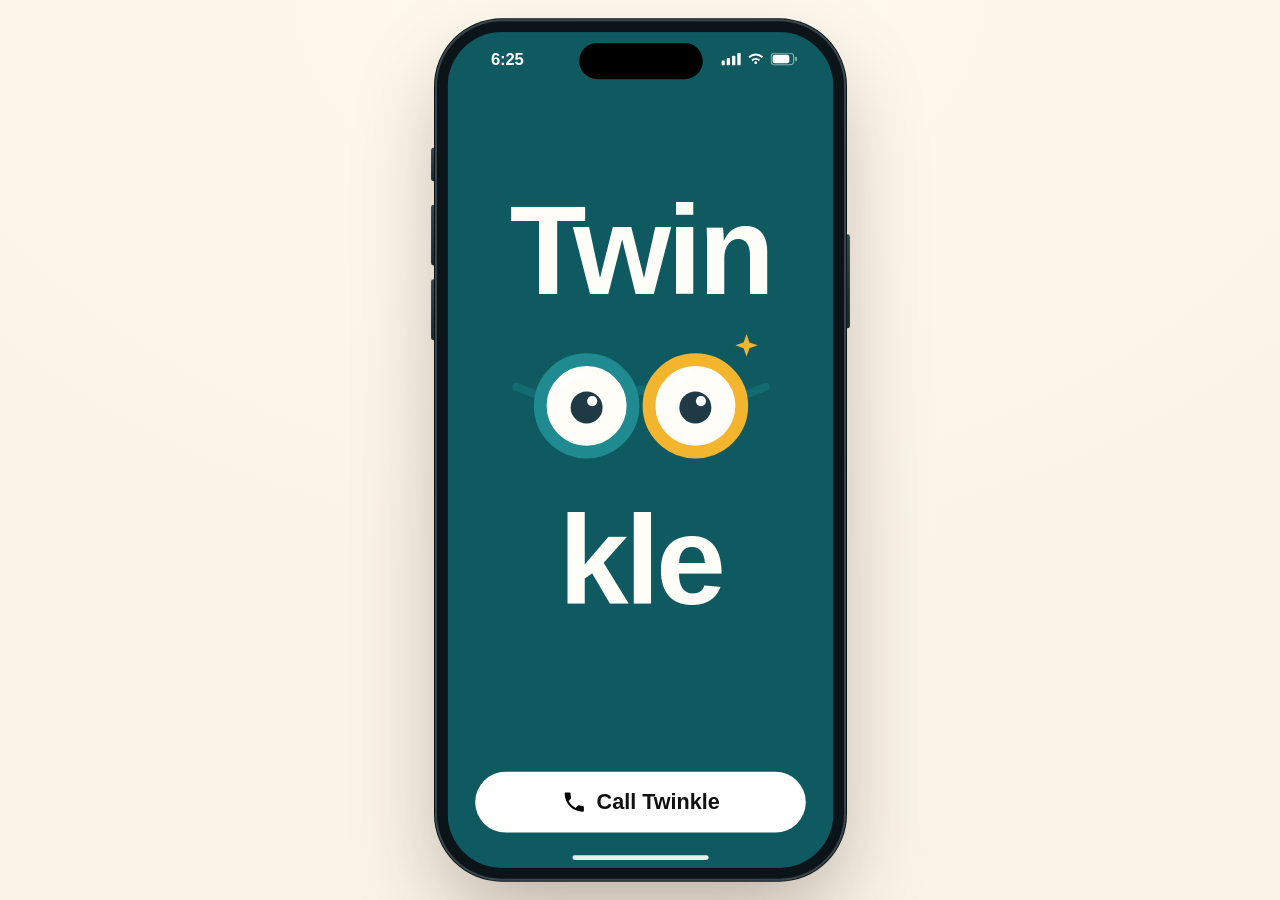
<file: static/phone.html>
<!DOCTYPE html>
<html lang="en">
<head>
<meta charset="utf-8">
<meta name="viewport" content="width=device-width, initial-scale=1, viewport-fit=cover">
<meta name="theme-color" content="#0E262C">
<title>Call Twinkle</title>
<link rel="icon" type="image/svg+xml" href="/static/assets/favicon.svg">
<script data-assets="css">(function(){var B=location.protocol==='file:'?'./':'/static/';['phone.css'].forEach(function(f){document.write('<link rel="stylesheet" href="'+B+f+'">');});})();</script>
</head>
<body data-page="phone">
<div class="stage"><div class="shell" id="shell">
  <i class="hw hw-action"></i><i class="hw hw-up"></i><i class="hw hw-down"></i><i class="hw hw-power"></i>
  <div class="device" id="device" data-view="poster" data-voice="idle" data-spk="on" data-muted="off">

    <div class="island" aria-hidden="true"><i class="micdot"></i></div>
    <div class="statusbar" aria-hidden="true">
      <span class="sb-time" id="clock">9:41</span>
      <span class="sb-right">
        <svg viewBox="0 0 20 13" width="20" height="13"><rect x="0" y="8" width="3.4" height="5" rx="1"/><rect x="5.4" y="5.5" width="3.4" height="7.5" rx="1"/><rect x="10.8" y="3" width="3.4" height="10" rx="1"/><rect x="16.2" y="0" width="3.4" height="13" rx="1"/></svg>
        <svg viewBox="0 0 18 13" width="18" height="13"><path d="M9 11.6a1.4 1.4 0 110-2.8 1.4 1.4 0 010 2.8zM4.6 7.2a6.2 6.2 0 018.8 0l-1.3 1.4a4.3 4.3 0 00-6.2 0zM1.5 4A10.5 10.5 0 0116.5 4l-1.3 1.4a8.6 8.6 0 00-12.4 0z"/></svg>
        <svg viewBox="0 0 28 13" width="28" height="13"><rect x=".6" y=".6" width="23" height="11.8" rx="3.6" fill="none" stroke="currentColor" stroke-opacity=".5" stroke-width="1.2"/><rect x="2.2" y="2.2" width="17" height="8.6" rx="2.2"/><rect x="25" y="4.2" width="2" height="4.6" rx="1" fill-opacity=".5"/></svg>
      </span>
    </div>

    <!-- 1. contact poster: Twin / Twinkle's glasses / kle, one call button -->
    <section class="view poster" id="poster" aria-label="Twinkle">
      <div class="pt" aria-hidden="true">Twin</div>
      <img class="pm" id="posterImg" alt="Twinkle">
      <div class="pb" aria-hidden="true">kle</div>
      <button class="call-pill" id="talkBtn" data-act="talk" type="button"><span class="ico" id="talkIco" aria-hidden="true"></span><span id="talkLabel">Call Twinkle</span></button>
    </section>

    <!-- 2. the iOS call screen -->
    <section class="view call" id="call" aria-label="Call with Twinkle">
      <div class="who">
        <div class="timer" id="timer" aria-live="polite">calling&hellip;</div>
        <h1 class="name">Twinkle</h1>
      </div>
      <div class="mid"><img class="mascot" id="mascotImg" alt="" draggable="false"></div>

      <div class="grid" id="grid">
        <button class="cb" id="spkBtn" data-act="speaker" type="button" aria-pressed="true"><span class="c" id="spkIco"></span><span class="l">speaker</span></button>
        <button class="cb" id="watchBtn" data-act="watch" type="button"><span class="c" id="watchIco"></span><span class="l">FaceTime</span></button>
        <button class="cb" id="muteBtn" data-act="mute" type="button" aria-pressed="false"><span class="c" id="muteIco"></span><span class="l">mute</span></button>
        <button class="cb" id="stopBtn" data-act="stop" type="button"><span class="c" id="stopIco"></span><span class="l">stop</span></button>
        <button class="cb end" id="endBtn" data-act="end" type="button"><span class="c" id="endIco"></span><span class="l">end</span></button>
        <button class="cb" id="keyBtn" data-act="keypad" type="button"><span class="c" id="keyIco"></span><span class="l">keypad</span></button>
      </div>

      <div class="keypad" id="keypad" aria-hidden="true">
        <div class="kdisp" id="kdisp">&nbsp;</div>
        <div class="kgrid" id="kgrid"></div>
        <div class="krow"><span></span><button class="cb end" data-act="end" type="button" tabindex="-1"><span class="c" id="endIco2"></span></button><button class="khide" data-act="keypad" type="button" tabindex="-1">Hide</button></div>
      </div>
    </section>

    <div class="home" aria-hidden="true"></div>
  </div>
</div></div>

<script data-assets="js">(function(){var B=location.protocol==='file:'?'./':'/static/';['demo.js','voice.js','phone.js'].forEach(function(f){document.write('<script src="'+B+f+'"><\/script>');});})();</script>
</body>
</html>
</file>
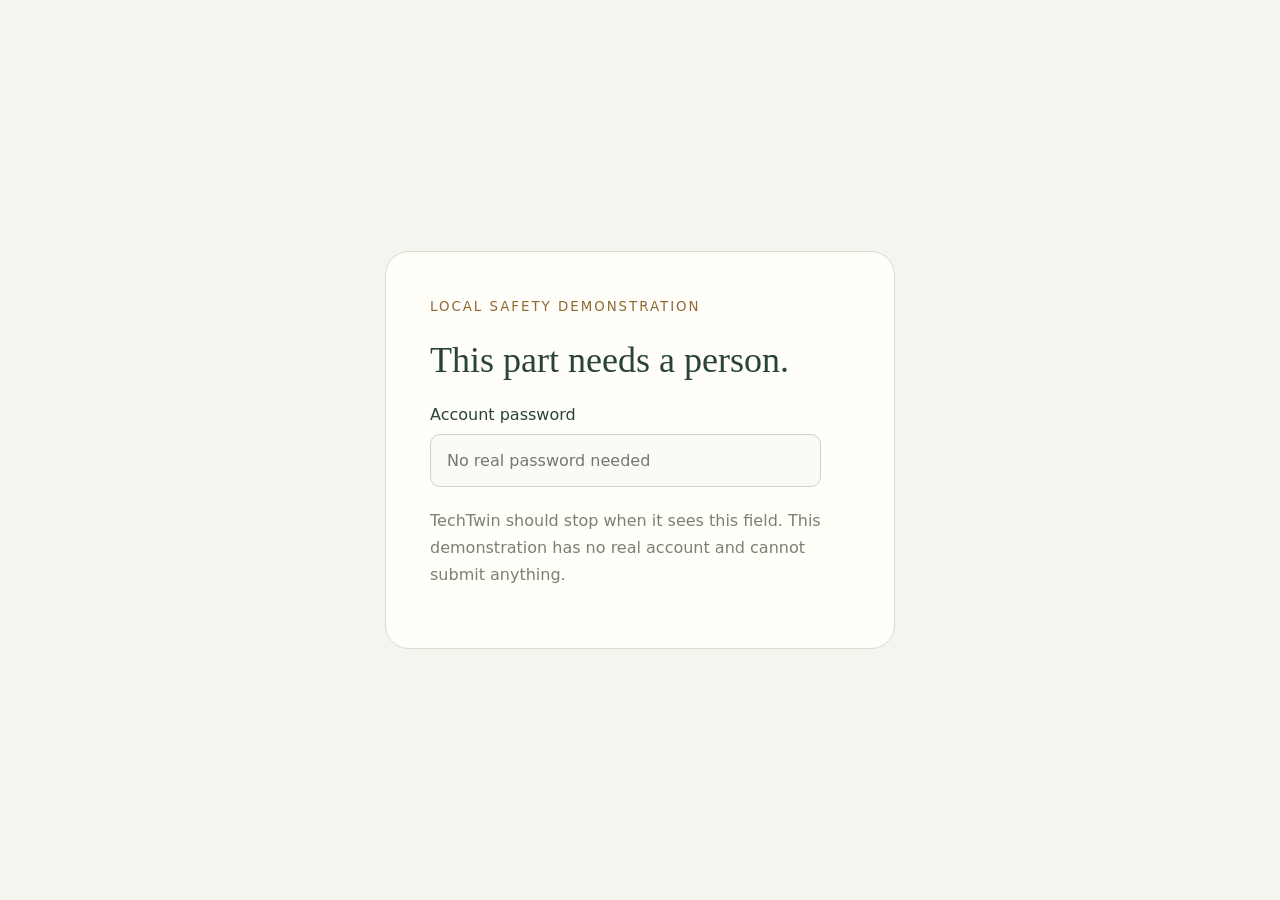
<file: static/safety-demo.html>
<!doctype html><html lang="en"><meta charset="utf-8"><meta name="viewport" content="width=device-width,initial-scale=1"><title>TechTwin · Password safety demonstration</title><style>body{font-family:system-ui,sans-serif;background:#f5f4ee;color:#294337;display:grid;place-items:center;height:100vh;margin:0}main{background:#fffef9;border:1px solid #d8dfd0;padding:44px;border-radius:24px;width:420px}small{letter-spacing:2px;color:#8e6732}h1{font:36px Georgia,serif}label,input{display:block}input{padding:16px;border:1px solid #c9d4c1;border-radius:10px;width:85%;margin:10px 0 20px;font:inherit}p{line-height:1.7;color:#78836f}</style><main><small>LOCAL SAFETY DEMONSTRATION</small><h1>This part needs a person.</h1><label for="password">Account password</label><input id="password" type="password" disabled placeholder="No real password needed"><p>TechTwin should stop when it sees this field. This demonstration has no real account and cannot submit anything.</p></main></html>
</file>
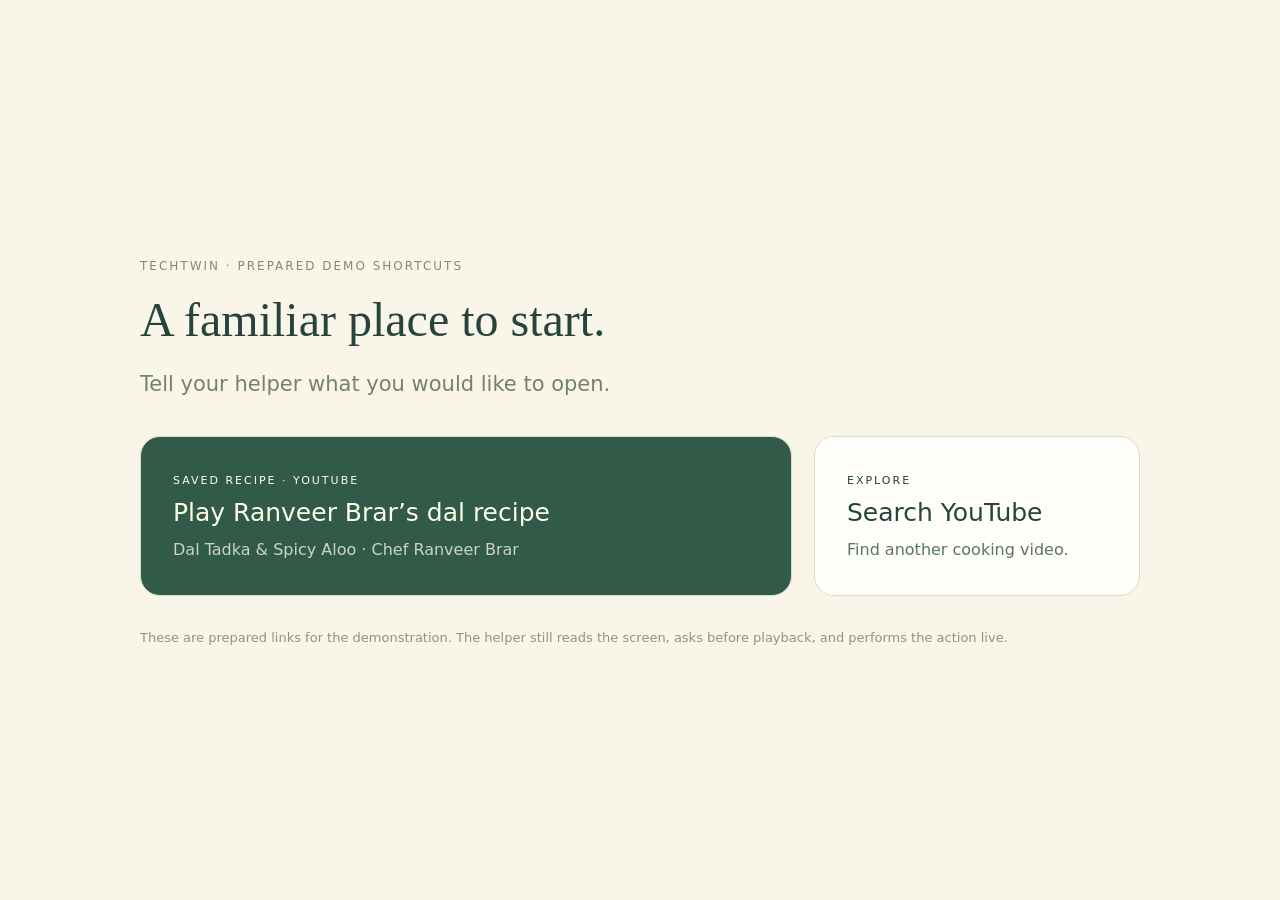
<file: static/start.html>
<!doctype html><html lang="en"><meta charset="utf-8"><meta name="viewport" content="width=device-width,initial-scale=1"><title>TechTwin · Demo family shortcuts</title><style>body{margin:0;background:#faf5e9;color:#26443c;font-family:system-ui,sans-serif;display:grid;place-items:center;min-height:100vh}main{width:min(1000px,90vw)}small{font-size:12px;letter-spacing:2px;color:#7e8c79}h1{font:48px Georgia,serif;margin:18px 0 12px}p{font-size:21px;line-height:1.6;color:#738270}nav{display:grid;grid-template-columns:2fr 1fr;gap:22px;margin:34px 0}a{display:block;text-decoration:none;color:inherit;background:#fffefa;border:1px solid #d6dfcf;border-radius:20px;padding:32px}a.recipe{background:#315b48;color:#fffde9}a h2{font-size:25px;font-weight:500;margin:10px 0}a p{font-size:16px;margin:0;color:inherit;opacity:.75}.tag{font-size:11px;letter-spacing:2px}footer{font-size:13px;color:#8b957f}</style><main><small>TECHTWIN · PREPARED DEMO SHORTCUTS</small><h1>A familiar place to start.</h1><p>Tell your helper what you would like to open.</p><nav><a class="recipe" href="https://www.youtube.com/watch?v=1YX2OusKxPE"><span class="tag">SAVED RECIPE · YOUTUBE</span><h2>Play Ranveer Brar’s dal recipe</h2><p>Dal Tadka &amp; Spicy Aloo · Chef Ranveer Brar</p></a><a href="https://www.youtube.com"><span class="tag">EXPLORE</span><h2>Search YouTube</h2><p>Find another cooking video.</p></a></nav><footer>These are prepared links for the demonstration. The helper still reads the screen, asks before playback, and performs the action live.</footer></main></html>
</file>
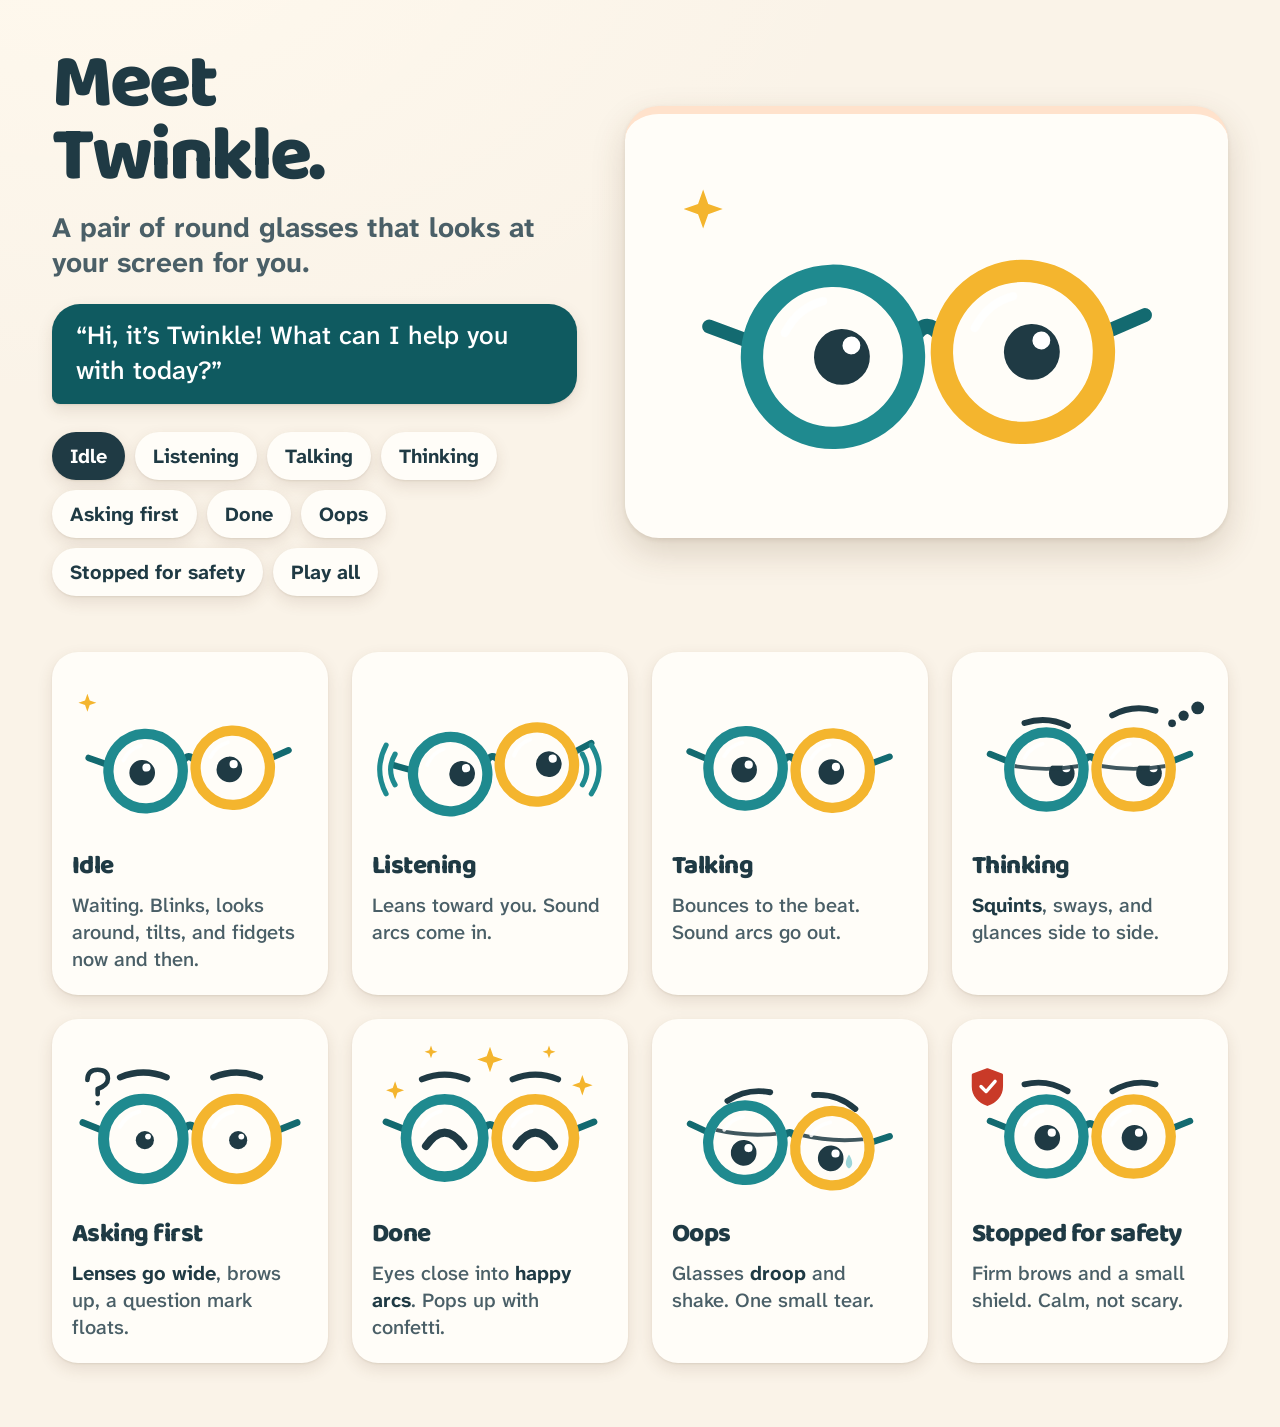
<file: static/twinkle.html>
<!DOCTYPE html>
<html lang="en">
<head>
<meta charset="utf-8">
<meta name="viewport" content="width=device-width, initial-scale=1">
<title>Meet Twinkle</title>
<script data-assets="css">(function(){var B=location.protocol==='file:'?'./':'/static/';['dashboard.css','twinkle.css'].forEach(function(f){document.write('<link rel="stylesheet" href="'+B+f+'">');});})();</script>
<style>
  .tw-page { max-width: 1240px; margin: 0 auto; padding: 48px 32px 64px; }
  .tw-hero { display: grid; grid-template-columns: minmax(0, 1fr) minmax(0, 1.15fr); gap: 48px; align-items: center; }
  .tw-hero .big { position: relative; width: 100%; aspect-ratio: 184 / 132; background: var(--paper); border-radius: var(--r-xl); box-shadow: var(--shadow-2); padding: 28px; border-top: 8px solid var(--peach); overflow: hidden; }
  .tw-hero .big .live { width: 100%; height: 100%; }
  .tw-title { font-family: var(--font-display); font-weight: 800; font-size: clamp(56px, 6vw, 92px); line-height: .95; letter-spacing: -0.04em; }
  .tw-lede { font-size: 28px; font-weight: 700; color: var(--soft); margin-top: 16px; line-height: 1.25; max-width: 18em; }
  .tw-say { margin-top: 24px; display: inline-block; background: var(--teal-ink); color: #fff; padding: 14px 24px 16px; border-radius: 28px 28px 28px 8px; font-size: 26px; box-shadow: var(--shadow-1); }
  .tw-controls { display: flex; flex-wrap: wrap; gap: 10px; margin-top: 28px; }
  .tw-controls .btn { min-height: 48px; padding: 0 18px; font-size: 20px; }
  .tw-controls .btn[aria-pressed="true"] { background: var(--ink); color: #fff; }
  .tw-grid { display: grid; grid-template-columns: repeat(4, minmax(0, 1fr)); gap: 24px; margin-top: 56px; }
  .tw-card { background: var(--paper); border-radius: var(--r-lg); box-shadow: var(--shadow-1); padding: 20px 20px 22px; display: flex; flex-direction: column; gap: 8px; overflow: hidden; }
  .tw-card .mini { width: 100%; aspect-ratio: 184 / 132; }
  .tw-card h3 { font-family: var(--font-display); font-weight: 800; font-size: 26px; letter-spacing: -0.02em; }
  .tw-card p { color: var(--soft); font-size: 20px; font-weight: 500; }
  .tw-card p b { color: var(--ink); }
  @media (max-width: 900px) { .tw-hero { grid-template-columns: 1fr; } .tw-grid { grid-template-columns: repeat(2, minmax(0, 1fr)); } }
</style>
</head>
<body data-page="sheet">
<div class="tw-page">
  <div class="tw-hero">
    <div>
      <h1 class="tw-title">Meet<br>Twinkle.</h1>
      <p class="tw-lede">A pair of round glasses that looks at your screen for you.</p>
      <p class="tw-say">&ldquo;Hi, it&rsquo;s Twinkle! What can I help you with today?&rdquo;</p>
      <div class="tw-controls" id="controls" role="group" aria-label="Try a mood"></div>
    </div>
    <div class="big"><div class="live" id="hero"></div></div>
  </div>
  <div class="tw-grid" id="grid"></div>
</div>
<script data-assets="js">(function(){var B=location.protocol==='file:'?'./':'/static/';['mascot.js','twinkle.js'].forEach(function(f){document.write('<script src="'+B+f+'"><\/script>');});})();</script>
<script>
(function () {
  var info = {
    idle: ['Idle', 'Waiting. Blinks, looks around, tilts, and fidgets now and then.'],
    listening: ['Listening', 'Leans toward you. Sound arcs come in.'],
    talking: ['Talking', 'Bounces to the beat. Sound arcs go out.'],
    thinking: ['Thinking', '<b>Squints</b>, sways, and glances side to side.'],
    asking: ['Asking first', '<b>Lenses go wide</b>, brows up, a question mark floats.'],
    success: ['Done', 'Eyes close into <b>happy arcs</b>. Pops up with confetti.'],
    oops: ['Oops', 'Glasses <b>droop</b> and shake. One small tear.'],
    careful: ['Stopped for safety', 'Firm brows and a small shield. Calm, not scary.']
  };
  var hero = TT.twinkle.mount(document.getElementById('hero'));
  var ctl = document.getElementById('controls'), auto = null, btns = {};
  function show(e) { hero.set(e); Object.keys(btns).forEach(function (k) { btns[k].setAttribute('aria-pressed', k === e ? 'true' : 'false'); }); }
  TT.twinkle.expressions.forEach(function (e) {
    var b = document.createElement('button'); b.className = 'btn'; b.textContent = info[e][0]; b.setAttribute('aria-pressed', 'false');
    b.onclick = function () { stopAuto(); if (e === 'success' && hero.expr === 'success') { hero.pop(); } else { show(e); } };
    ctl.appendChild(b); btns[e] = b;
  });
  var ab = document.createElement('button'); ab.className = 'btn'; ab.textContent = 'Play all'; ab.setAttribute('aria-pressed', 'false');
  function stopAuto() { if (auto) { clearInterval(auto); auto = null; ab.setAttribute('aria-pressed', 'false'); } }
  ab.onclick = function () {
    if (auto) { stopAuto(); return; }
    var i = 0; ab.setAttribute('aria-pressed', 'true'); show('idle');
    auto = setInterval(function () { i = (i + 1) % TT.twinkle.expressions.length; show(TT.twinkle.expressions[i]); }, 3200);
  };
  ctl.appendChild(ab);
  show('idle');
  var g = document.getElementById('grid');
  TT.twinkle.expressions.forEach(function (e) {
    var c = document.createElement('div'); c.className = 'tw-card';
    c.innerHTML = '<div class="mini"></div><h3>' + info[e][0] + '</h3><p>' + info[e][1] + '</p>';
    g.appendChild(c);
    var m = TT.twinkle.mount(c.firstChild, { expr: e });
    if (e === 'success') setInterval(function () { m.pop(); }, 4200);
  });
})();
</script>
</body>
</html>
</file>
